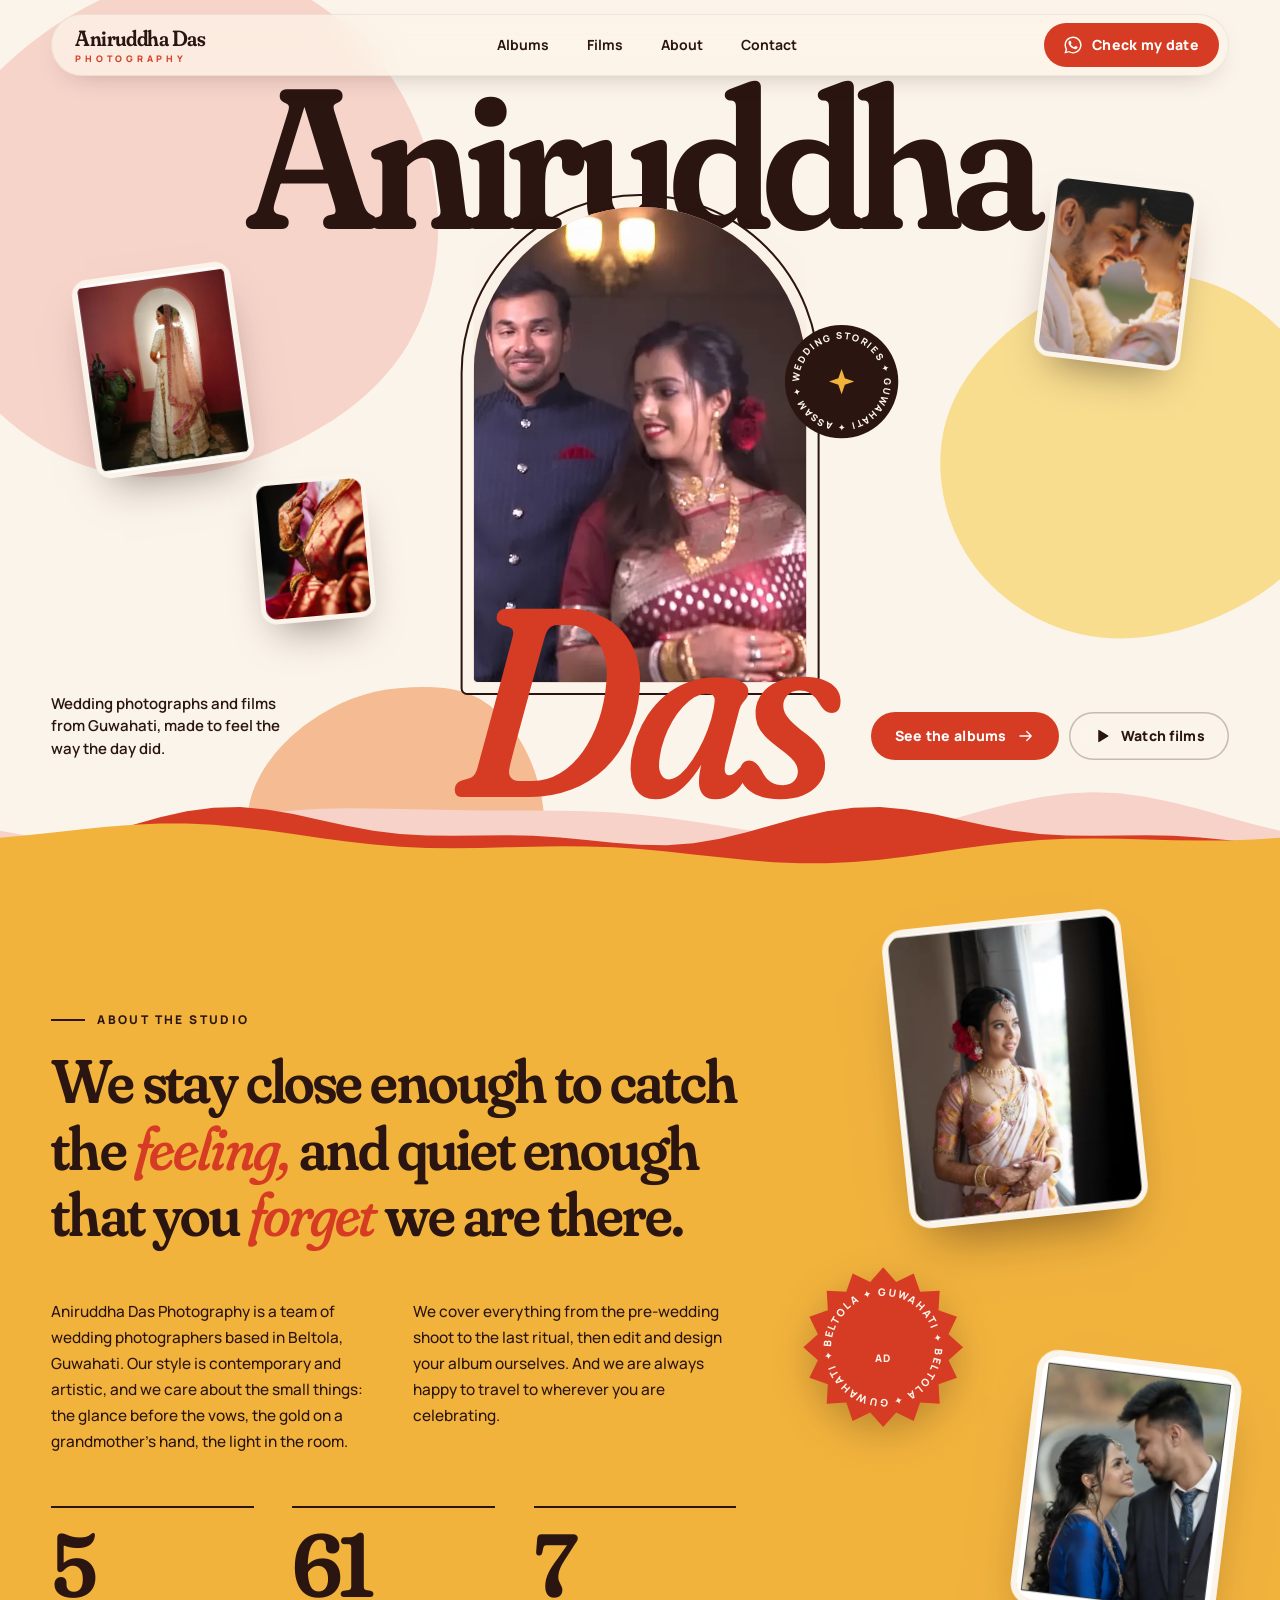
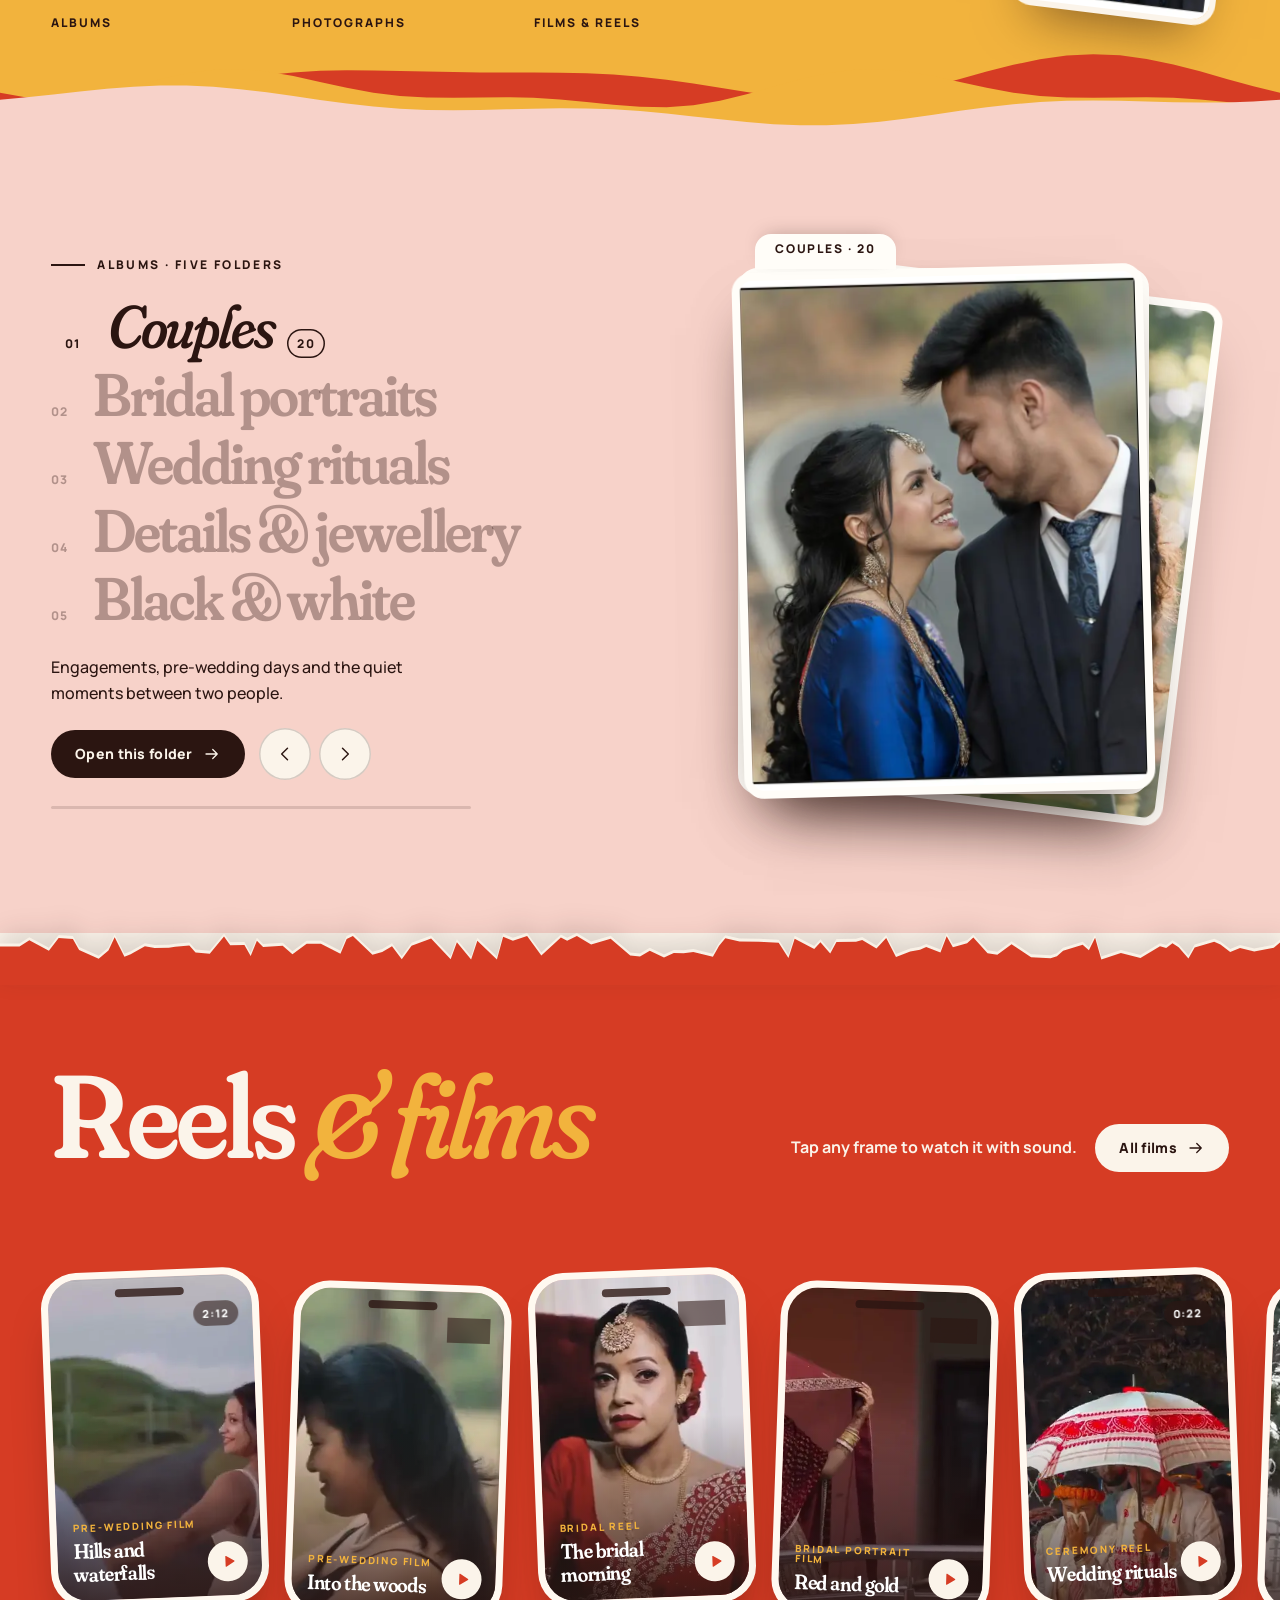
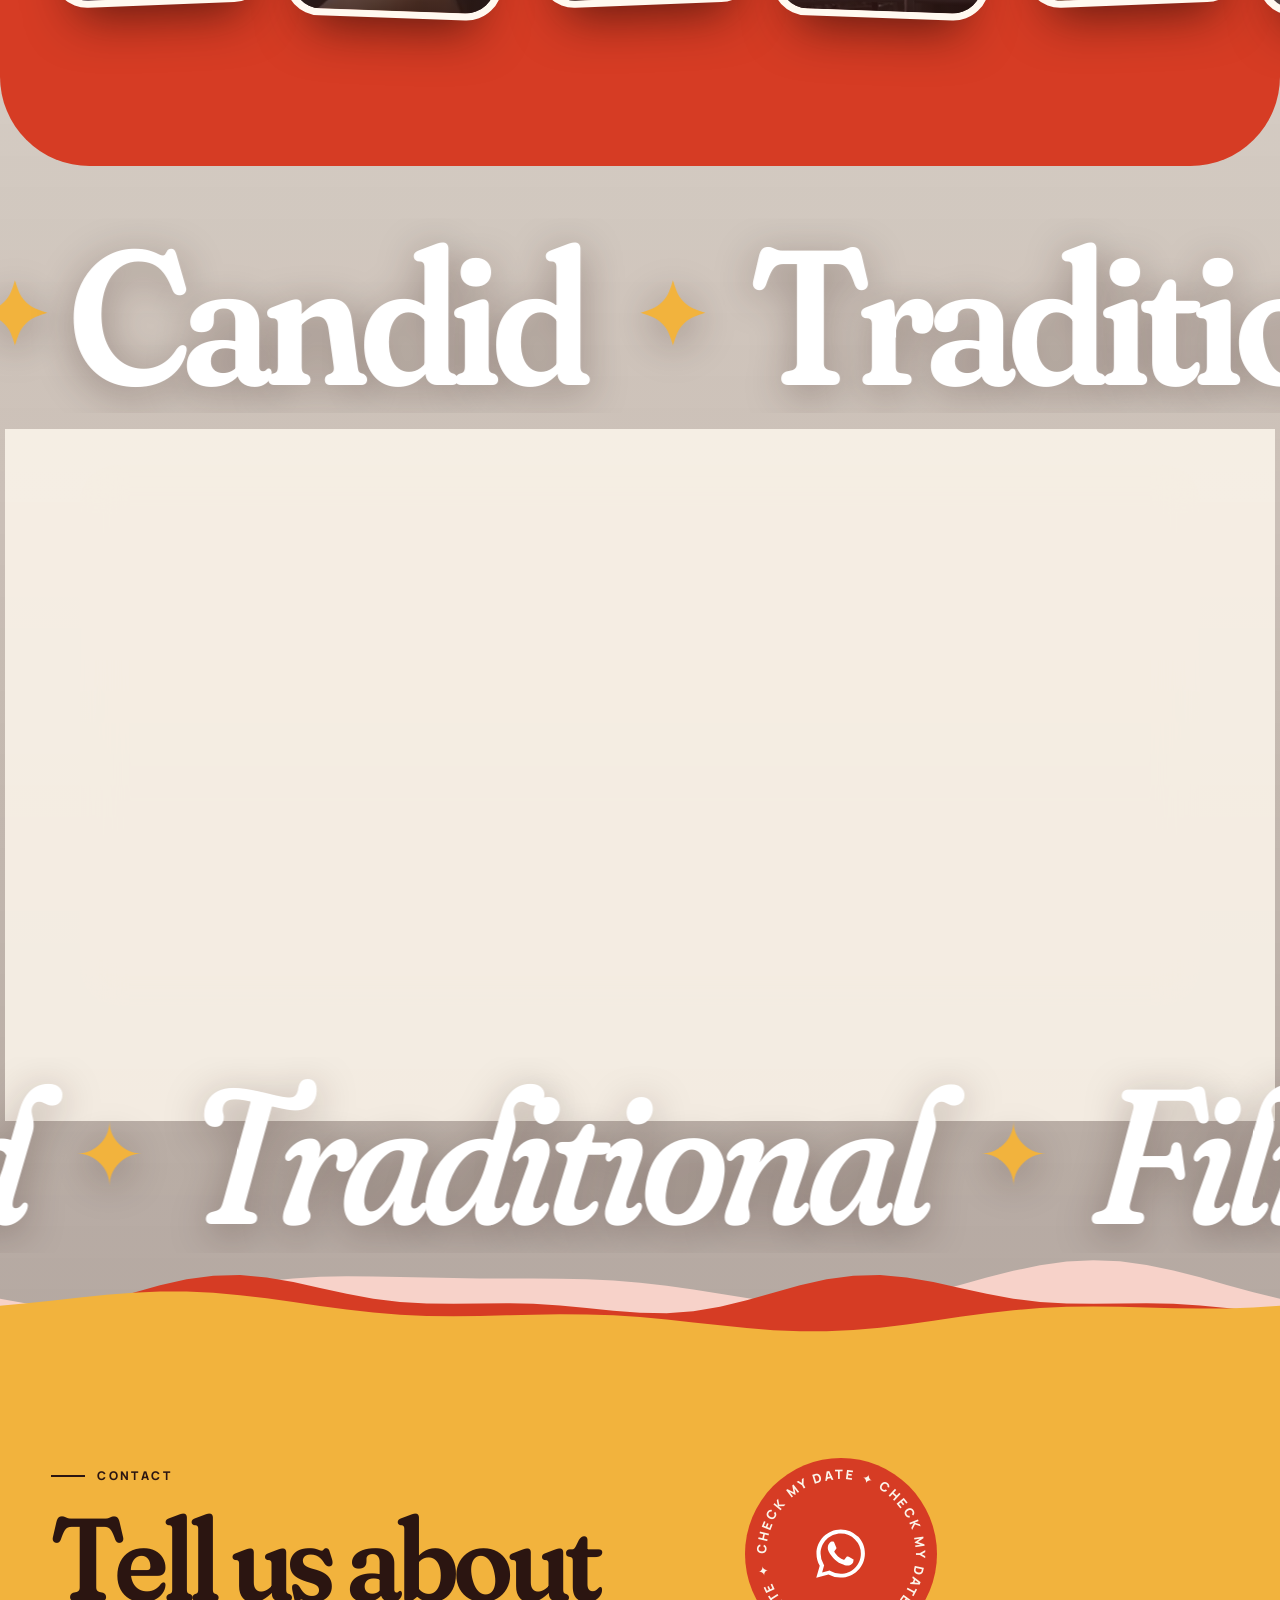
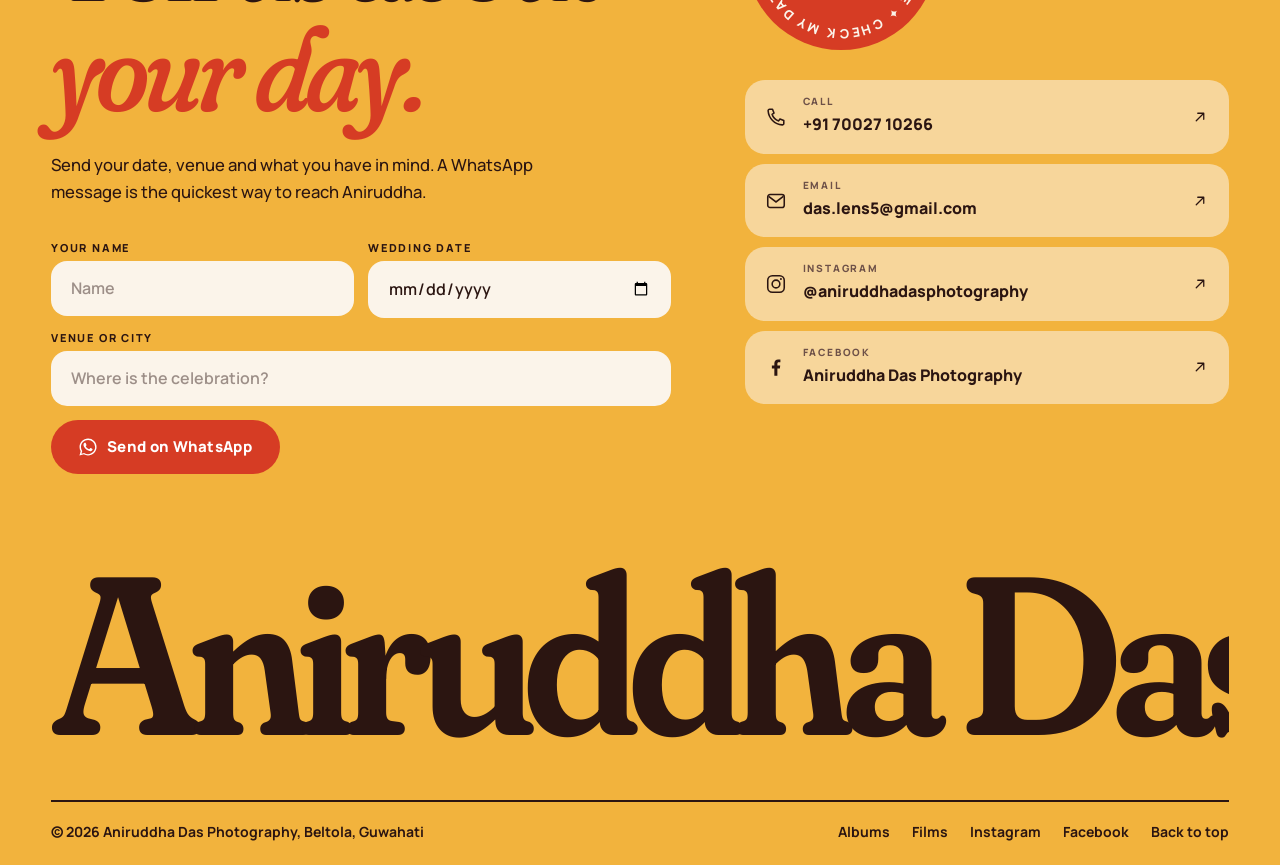
<file: index.html>
<!DOCTYPE html>
<html lang="en">
<head>
<meta charset="utf-8">
<meta name="viewport" content="width=device-width, initial-scale=1, viewport-fit=cover">
<title>Aniruddha Das Photography | Wedding Photographer in Guwahati, Assam</title>
<meta name="description" content="Aniruddha Das Photography is a wedding photography and films team based in Beltola, Guwahati. Candid and traditional coverage, pre-wedding shoots, wedding films and albums.">
<meta name="theme-color" content="#FBF4EA">
<meta property="og:type" content="website">
<meta property="og:title" content="Aniruddha Das Photography | Wedding Photographer in Guwahati, Assam">
<meta property="og:description" content="Aniruddha Das Photography is a wedding photography and films team based in Beltola, Guwahati. Candid and traditional coverage, pre-wedding shoots, wedding films and albums.">
<meta property="og:image" content="assets/brand/og-image.jpg">
<meta name="twitter:card" content="summary_large_image">
<link rel="icon" href="assets/brand/favicon.svg" type="image/svg+xml">
<link rel="icon" href="assets/brand/favicon-32.png" sizes="32x32" type="image/png">
<link rel="apple-touch-icon" href="assets/brand/apple-touch-icon.png">
<link rel="preload" href="assets/fonts/fraunces.woff" as="font" type="font/woff" crossorigin>
<link rel="preload" href="assets/fonts/manrope.woff" as="font" type="font/woff" crossorigin>
<script>try{var s=sessionStorage,h=document.documentElement;if(s.getItem("ad-leave")){h.classList.add("cur-cover");s.removeItem("ad-leave")}else if(document.body===null&&/(^|\/)(index\.html)?$/.test(location.pathname)&&!s.getItem("ad-intro")){h.classList.add("cur-cover","cur-intro")}}catch(e){}</script>
<link rel="stylesheet" href="css/style.css?v=2">
<noscript><style>.curtain,.cursor,.loader{display:none!important}.rv,[data-words] .wd>span,[data-chars] .ch{opacity:1!important;transform:none!important}.hero__arch,.hero__arch .arch__in{clip-path:none!important}</style></noscript>
</head>
<body class="page-home">
<svg width="0" height="0" style="position:absolute" aria-hidden="true">
<svg width="0" height="0" style="position:absolute" aria-hidden="true">
  <symbol id="i-wa" viewBox="0 0 24 24"><path fill="currentColor" d="M17.47 14.38c-.3-.15-1.76-.87-2.03-.97-.27-.1-.47-.15-.67.15-.2.3-.77.97-.94 1.17-.17.2-.35.22-.64.07-.3-.15-1.26-.46-2.4-1.48-.89-.79-1.49-1.77-1.66-2.07-.17-.3-.02-.46.13-.61.13-.13.3-.35.45-.52.15-.17.2-.3.3-.5.1-.2.05-.37-.03-.52-.07-.15-.67-1.62-.92-2.22-.24-.58-.49-.5-.67-.51h-.57c-.2 0-.52.07-.79.37-.27.3-1.04 1.02-1.04 2.48 0 1.46 1.07 2.88 1.21 3.07.15.2 2.1 3.2 5.08 4.49.71.31 1.26.49 1.69.63.71.23 1.36.2 1.87.12.57-.08 1.76-.72 2.01-1.41.25-.7.25-1.29.17-1.41-.07-.13-.27-.2-.57-.35zM12.05 21.5h-.01a9.4 9.4 0 0 1-4.8-1.32l-.34-.2-3.56.93.95-3.47-.22-.36a9.42 9.42 0 0 1-1.44-5.02c0-5.2 4.23-9.43 9.44-9.43a9.37 9.37 0 0 1 6.67 2.77 9.37 9.37 0 0 1 2.76 6.67c0 5.2-4.24 9.43-9.45 9.43zm8.03-17.47A11.28 11.28 0 0 0 12.05.7C5.8.7.7 5.79.7 12.05c0 2 .52 3.95 1.52 5.67L.6 23.3l5.72-1.5a11.33 11.33 0 0 0 5.72 1.46h.01c6.25 0 11.34-5.09 11.35-11.35 0-3.03-1.18-5.88-3.32-8.02z"/></symbol>
  <symbol id="i-ig" viewBox="0 0 24 24"><g fill="none" stroke="currentColor" stroke-width="1.7"><rect x="3" y="3" width="18" height="18" rx="5"/><circle cx="12" cy="12" r="4.2"/></g><circle cx="17.4" cy="6.6" r="1.1" fill="currentColor"/></symbol>
  <symbol id="i-fb" viewBox="0 0 24 24"><path fill="currentColor" d="M13.5 21.5v-8h2.7l.4-3.2h-3.1V8.3c0-.9.3-1.6 1.6-1.6h1.7V3.9c-.3 0-1.3-.1-2.5-.1-2.4 0-4.1 1.5-4.1 4.2v2.3H7.5v3.2h2.7v8h3.3z"/></symbol>
  <symbol id="i-phone" viewBox="0 0 24 24"><path fill="none" stroke="currentColor" stroke-width="1.7" stroke-linejoin="round" d="M5 3.5h3.2l1.6 4.2-2.1 1.4a11 11 0 0 0 7.2 7.2l1.4-2.1 4.2 1.6V19a1.6 1.6 0 0 1-1.7 1.6A16.6 16.6 0 0 1 3.4 5.2 1.6 1.6 0 0 1 5 3.5z"/></symbol>
  <symbol id="i-mail" viewBox="0 0 24 24"><g fill="none" stroke="currentColor" stroke-width="1.7"><rect x="3" y="5" width="18" height="14" rx="2.5"/><path d="m4 7 8 6 8-6"/></g></symbol>
  <symbol id="i-arrow" viewBox="0 0 24 24"><path fill="none" stroke="currentColor" stroke-width="1.7" stroke-linecap="round" stroke-linejoin="round" d="M4 12h15m-6-6 6 6-6 6"/></symbol>
  <symbol id="i-diag" viewBox="0 0 24 24"><path fill="none" stroke="currentColor" stroke-width="1.7" stroke-linecap="round" stroke-linejoin="round" d="M7 17 17 7M9 7h8v8"/></symbol>
  <symbol id="i-play" viewBox="0 0 24 24"><path fill="currentColor" d="M7 4.6v14.8a.8.8 0 0 0 1.2.7l12-7.4a.8.8 0 0 0 0-1.4l-12-7.4A.8.8 0 0 0 7 4.6z"/></symbol>
  <symbol id="i-close" viewBox="0 0 24 24"><path fill="none" stroke="currentColor" stroke-width="1.7" stroke-linecap="round" d="m5 5 14 14M19 5 5 19"/></symbol>
  <symbol id="i-left" viewBox="0 0 24 24"><path fill="none" stroke="currentColor" stroke-width="1.7" stroke-linecap="round" stroke-linejoin="round" d="M15 5 8 12l7 7"/></symbol>
  <symbol id="i-right" viewBox="0 0 24 24"><path fill="none" stroke="currentColor" stroke-width="1.7" stroke-linecap="round" stroke-linejoin="round" d="m9 5 7 7-7 7"/></symbol>
  <symbol id="i-pin" viewBox="0 0 24 24"><g fill="none" stroke="currentColor" stroke-width="1.7"><path d="M12 21s-7-6.2-7-11.5a7 7 0 0 1 14 0C19 14.8 12 21 12 21z"/><circle cx="12" cy="9.5" r="2.5"/></g></symbol>
  <symbol id="i-cam" viewBox="0 0 24 24"><g fill="none" stroke="currentColor" stroke-width="1.7" stroke-linejoin="round"><path d="M3 8.5A1.5 1.5 0 0 1 4.5 7h3l1.5-2.5h6L16.5 7h3A1.5 1.5 0 0 1 21 8.5v9a1.5 1.5 0 0 1-1.5 1.5h-15A1.5 1.5 0 0 1 3 17.5z"/><circle cx="12" cy="13" r="3.6"/></g></symbol>
  <symbol id="i-film" viewBox="0 0 24 24"><g fill="none" stroke="currentColor" stroke-width="1.7" stroke-linejoin="round"><rect x="3" y="6" width="13" height="12" rx="2"/><path d="m16 10.5 5-3v9l-5-3z"/></g></symbol>
  <symbol id="i-plane" viewBox="0 0 24 24"><path fill="none" stroke="currentColor" stroke-width="1.7" stroke-linejoin="round" d="m21 4-8.5 17-2.2-7.3L3 11.5z"/></symbol>
</svg>
</svg>
<a class="sr-only" href="#main">Skip to content</a>
<div class="progress" aria-hidden="true"><i></i></div>
<header class="hdr" id="top">
  <a class="brand" href="index.html" aria-label="Aniruddha Das Photography, home"><span class="brand__n">Aniruddha Das</span><span class="brand__s">photography</span></a>
  <nav class="hdr__nav" aria-label="Main">
    <a href="index.html#albums">Albums</a>
    <a href="films.html">Films</a>
    <a href="index.html#about">About</a>
    <a href="index.html#contact">Contact</a>
  </nav>
  <a class="pill pill--coral hdr__cta" href="https://wa.me/917002710266?text=Hi%20Aniruddha%2C%20I%27d%20like%20to%20ask%20about%20wedding%20photography%20for%20my%20date." target="_blank" rel="noopener"><svg aria-hidden="true"><use href="#i-wa"/></svg><span>Check my date</span></a>
  <button class="burger" type="button" aria-label="Open menu" aria-expanded="false" aria-controls="menu"><i></i><i></i></button>
</header>
<div class="menu" id="menu" aria-hidden="true">
  <nav aria-label="Mobile">
    <a href="index.html"><small>01</small>Home</a>
    <a href="index.html#albums"><small>02</small>Albums</a>
    <a href="films.html"><small>03</small>Films</a>
    <a href="index.html#about"><small>04</small>About</a>
    <a href="index.html#contact"><small>05</small>Contact</a>
  </nav>
  <div class="menu__foot">
    <a class="pill pill--paper" href="https://wa.me/917002710266?text=Hi%20Aniruddha%2C%20I%27d%20like%20to%20ask%20about%20wedding%20photography%20for%20my%20date." target="_blank" rel="noopener"><svg aria-hidden="true"><use href="#i-wa"/></svg><span>Check my date</span></a>
    <div class="menu__soc">
      <a class="round" href="https://www.instagram.com/aniruddhadasphotography/" target="_blank" rel="noopener" aria-label="Instagram"><svg aria-hidden="true"><use href="#i-ig"/></svg></a>
      <a class="round" href="https://www.facebook.com/Aniruddhadasphotographyy/" target="_blank" rel="noopener" aria-label="Facebook"><svg aria-hidden="true"><use href="#i-fb"/></svg></a>
      <a class="round" href="tel:+917002710266" aria-label="Call"><svg aria-hidden="true"><use href="#i-phone"/></svg></a>
      <a class="round" href="mailto:das.lens5@gmail.com" aria-label="Email"><svg aria-hidden="true"><use href="#i-mail"/></svg></a>
    </div>
    <p>Beltola, Guwahati, Assam</p>
  </div>
</div>
<main id="main">

  <!-- HERO -->
  <section class="hero" id="hero" aria-label="Introduction">
    <div class="hero__blobs" aria-hidden="true">
      <svg class="blob b1" viewBox="0 0 200 200"><path fill="var(--blush)" d="M45.7,-58.3C58.4,-47.6,67.2,-32.5,70.6,-16.2C74,0.1,72,17.6,63.7,31.4C55.4,45.2,40.8,55.3,25,61.6C9.2,67.9,-7.8,70.4,-23.4,66C-39,61.6,-53.2,50.3,-61.9,35.7C-70.6,21.1,-73.8,3.2,-69.9,-12.6C-66,-28.4,-55,-42.2,-41.6,-52.7C-28.2,-63.2,-12.4,-70.4,2.6,-73.5C17.6,-76.6,33,-69,45.7,-58.3Z" transform="translate(100 100)"/></svg>
      <svg class="blob b2" viewBox="0 0 200 200"><path fill="var(--butter)" d="M39.4,-50.6C51.3,-41.5,61.3,-29.4,65.4,-15.3C69.5,-1.2,67.7,14.9,60.2,27.5C52.7,40.1,39.5,49.2,25.2,55.1C10.9,61,-4.5,63.7,-19.4,60.5C-34.3,57.3,-48.7,48.2,-57.6,35C-66.5,21.8,-69.9,4.5,-66.1,-10.4C-62.3,-25.3,-51.3,-37.8,-38.7,-46.9C-26.1,-56,-13,-61.7,0.3,-62.1C13.6,-62.5,27.5,-59.7,39.4,-50.6Z" transform="translate(100 100)"/></svg>
      <svg class="blob b3" viewBox="0 0 200 200"><path fill="var(--apricot)" d="M42.8,-55.6C54.6,-46.3,62.6,-31.8,66.1,-16.1C69.6,-0.4,68.6,16.5,61.3,29.8C54,43.1,40.4,52.8,25.7,58.3C11,63.8,-4.7,65.1,-19.7,61.1C-34.7,57.1,-49,47.8,-58.1,34.6C-67.2,21.4,-71.1,4.3,-67.6,-10.7C-64.1,-25.7,-53.2,-38.6,-40.5,-47.8C-27.8,-57,-13.9,-62.5,0.9,-63.6C15.7,-64.7,31,-64.9,42.8,-55.6Z" transform="translate(100 100)"/></svg>
    </div>

    <div class="hero__stage">
      <h1 class="hero__back" aria-label="Aniruddha Das"><span data-chars>Aniruddha</span></h1>

      <figure class="hero__arch" data-cursor="Play" data-film="hero">
        <div class="arch__in">
          <img class="arch__poster" src="assets/video/posters/hero-mobile.webp" alt="A couple in festive wear, laughing together" width="540" height="873" fetchpriority="high">
          <video id="heroVideo" muted playsinline loop preload="none" data-src="assets/video/hero-mobile.mp4" aria-hidden="true"></video>
        </div>
      </figure>

      <span class="hero__front" aria-hidden="true"><span data-chars>Das</span></span>

      <figure class="float f1" data-fl="-.22"><img src="assets/img/bridal/04-sm.webp" alt="" width="560" height="700"></figure>
      <figure class="float f2" data-fl="-.34"><img src="assets/img/couples/14-sm.webp" alt="" width="560" height="700"></figure>
      <figure class="float f3" data-fl="-.12"><img src="assets/img/details/06-sm.webp" alt="" width="560" height="700"></figure>

      <svg class="badge" viewBox="0 0 128 128" aria-hidden="true">
        <defs><path id="bc" d="M64 64 m-47 0 a47 47 0 1 1 94 0 a47 47 0 1 1 -94 0"/></defs>
        <circle cx="64" cy="64" r="63" fill="var(--ink)"/>
        <g class="badge__spin"><text><textPath href="#bc" textLength="290" lengthAdjust="spacing">WEDDING STORIES ✦ GUWAHATI ✦ ASSAM ✦ </textPath></text></g>
        <path d="M64 50l3.6 10.4L78 64l-10.4 3.6L64 78l-3.6-10.4L50 64l10.4-3.6z" fill="var(--gold)"/>
      </svg>

      <div class="hero__tag">
        <p>Wedding photographs and films from Guwahati, made to feel the way the day did.</p>
      </div>
      <div class="hero__cta">
        <a class="pill pill--coral" href="#albums" data-cursor="Go"><span>See the albums</span><svg aria-hidden="true"><use href="#i-arrow"/></svg></a>
        <a class="pill pill--ghost" href="films.html" data-cursor="Play"><svg aria-hidden="true"><use href="#i-play"/></svg><span>Watch films</span></a>
      </div>
      <span class="hero__scroll" aria-hidden="true"><i></i>Scroll</span>
    </div>
  </section>

  <!-- ABOUT / STATEMENT -->
  <section class="band" id="about">
    <div class="waves" aria-hidden="true"><svg class="wv wv1" viewBox="0 0 2880 200" preserveAspectRatio="none" style="fill:var(--blush)"><path d="M0 200 L0 90.2 L30 97.8 L60 102.4 L90 103.6 L120 101.7 L150 97.1 L180 90.5 L210 82.9 L240 75.2 L270 68.2 L300 62.5 L330 58.4 L360 56.0 L390 55.1 L420 55.3 L450 56.1 L480 57.1 L510 58.0 L540 58.5 L570 58.6 L600 58.7 L630 59.0 L660 59.9 L690 61.9 L720 65.2 L750 69.9 L780 75.8 L810 82.4 L840 89.0 L870 94.9 L900 99.2 L930 101.1 L960 100.1 L990 96.1 L1020 89.1 L1050 79.6 L1080 68.7 L1110 57.2 L1140 46.6 L1170 37.9 L1200 32.2 L1230 30.1 L1260 31.8 L1290 37.4 L1320 46.0 L1350 56.8 L1380 68.6 L1410 80.1 L1440 90.2 L1470 97.8 L1500 102.4 L1530 103.6 L1560 101.7 L1590 97.1 L1620 90.5 L1650 82.9 L1680 75.2 L1710 68.2 L1740 62.5 L1770 58.4 L1800 56.0 L1830 55.1 L1860 55.3 L1890 56.1 L1920 57.1 L1950 58.0 L1980 58.5 L2010 58.6 L2040 58.7 L2070 59.0 L2100 59.9 L2130 61.9 L2160 65.2 L2190 69.9 L2220 75.8 L2250 82.4 L2280 89.0 L2310 94.9 L2340 99.2 L2370 101.1 L2400 100.1 L2430 96.1 L2460 89.1 L2490 79.6 L2520 68.7 L2550 57.2 L2580 46.6 L2610 37.9 L2640 32.2 L2670 30.1 L2700 31.8 L2730 37.4 L2760 46.0 L2790 56.8 L2820 68.6 L2850 80.1 L2880 90.2 L2880 200Z"/></svg><svg class="wv wv2" viewBox="0 0 2880 200" preserveAspectRatio="none" style="fill:var(--coral)"><path d="M0 200 L0 112.1 L30 112.7 L60 109.7 L90 102.8 L120 92.7 L150 80.9 L180 69.2 L210 59.8 L240 54.2 L270 53.2 L300 56.9 L330 64.1 L360 73.3 L390 82.5 L420 90.2 L450 95.3 L480 97.8 L510 98.1 L540 97.5 L570 97.1 L600 98.0 L630 100.7 L660 104.6 L690 108.9 L720 112.1 L750 112.7 L780 109.7 L810 102.8 L840 92.7 L870 80.9 L900 69.2 L930 59.8 L960 54.2 L990 53.2 L1020 56.9 L1050 64.1 L1080 73.3 L1110 82.5 L1140 90.2 L1170 95.3 L1200 97.8 L1230 98.1 L1260 97.5 L1290 97.1 L1320 98.0 L1350 100.7 L1380 104.6 L1410 108.9 L1440 112.1 L1470 112.7 L1500 109.7 L1530 102.8 L1560 92.7 L1590 80.9 L1620 69.2 L1650 59.8 L1680 54.2 L1710 53.2 L1740 56.9 L1770 64.1 L1800 73.3 L1830 82.5 L1860 90.2 L1890 95.3 L1920 97.8 L1950 98.1 L1980 97.5 L2010 97.1 L2040 98.0 L2070 100.7 L2100 104.6 L2130 108.9 L2160 112.1 L2190 112.7 L2220 109.7 L2250 102.8 L2280 92.7 L2310 80.9 L2340 69.2 L2370 59.8 L2400 54.2 L2430 53.2 L2460 56.9 L2490 64.1 L2520 73.3 L2550 82.5 L2580 90.2 L2610 95.3 L2640 97.8 L2670 98.1 L2700 97.5 L2730 97.1 L2760 98.0 L2790 100.7 L2820 104.6 L2850 108.9 L2880 112.1 L2880 200Z"/></svg><svg class="wv wv3" viewBox="0 0 2880 200" preserveAspectRatio="none" style="fill:var(--gold)"><path d="M0 200 L0 101.1 L30 97.3 L60 92.8 L90 88.2 L120 83.9 L150 80.7 L180 79.0 L210 79.0 L240 81.0 L270 84.6 L300 89.6 L330 95.5 L360 101.5 L390 107.1 L420 111.8 L450 115.2 L480 117.1 L510 117.7 L540 117.3 L570 116.2 L600 115.1 L630 114.5 L660 114.7 L690 116.2 L720 118.9 L750 122.7 L780 127.2 L810 131.8 L840 136.1 L870 139.3 L900 141.0 L930 141.0 L960 139.0 L990 135.4 L1020 130.4 L1050 124.5 L1080 118.5 L1110 112.9 L1140 108.2 L1170 104.8 L1200 102.9 L1230 102.3 L1260 102.7 L1290 103.8 L1320 104.9 L1350 105.5 L1380 105.3 L1410 103.8 L1440 101.1 L1470 97.3 L1500 92.8 L1530 88.2 L1560 83.9 L1590 80.7 L1620 79.0 L1650 79.0 L1680 81.0 L1710 84.6 L1740 89.6 L1770 95.5 L1800 101.5 L1830 107.1 L1860 111.8 L1890 115.2 L1920 117.1 L1950 117.7 L1980 117.3 L2010 116.2 L2040 115.1 L2070 114.5 L2100 114.7 L2130 116.2 L2160 118.9 L2190 122.7 L2220 127.2 L2250 131.8 L2280 136.1 L2310 139.3 L2340 141.0 L2370 141.0 L2400 139.0 L2430 135.4 L2460 130.4 L2490 124.5 L2520 118.5 L2550 112.9 L2580 108.2 L2610 104.8 L2640 102.9 L2670 102.3 L2700 102.7 L2730 103.8 L2760 104.9 L2790 105.5 L2820 105.3 L2850 103.8 L2880 101.1 L2880 200Z"/></svg></div>
    <div class="wrap band__grid">
      <div class="band__main">
        <p class="eyebrow">About the studio</p>
        <h2 class="statement" id="statement" aria-label="We stay close enough to catch the feeling, and quiet enough that you forget we are there.">We stay close enough to catch the feeling, and quiet enough that you forget we are there.</h2>
        <div class="band__cols rv">
          <p>Aniruddha Das Photography is a team of wedding photographers based in Beltola, Guwahati. Our style is contemporary and artistic, and we care about the small things: the glance before the vows, the gold on a grandmother&rsquo;s hand, the light in the room.</p>
          <p>We cover everything from the pre-wedding shoot to the last ritual, then edit and design your album ourselves. And we are always happy to travel to wherever you are celebrating.</p>
        </div>
        <ul class="stats rv" aria-label="The studio in numbers">
          <li><b data-count="5">5</b><span>albums</span></li>
          <li><b data-count="62">62</b><span>photographs</span></li>
          <li><b data-count="7">7</b><span>films &amp; reels</span></li>
        </ul>
      </div>
      <div class="band__art" aria-hidden="true">
        <figure class="tilt t1" data-speed=".10"><img src="assets/img/bridal/12-sm.webp" alt="" loading="lazy" width="560" height="700"></figure>
        <figure class="tilt t2" data-speed="-.06"><img src="assets/img/couples/06-sm.webp" alt="" loading="lazy" width="560" height="700"></figure>
        <svg class="sticker" viewBox="0 0 200 200">
          <defs><path id="sc" d="M100 100 m-62 0 a62 62 0 1 1 124 0 a62 62 0 1 1 -124 0"/></defs>
          <polygon points="100.0,4.0 115.6,21.5 136.7,11.3 144.4,33.5 167.9,32.1 166.5,55.6 188.7,63.3 178.5,84.4 196.0,100.0 178.5,115.6 188.7,136.7 166.5,144.4 167.9,167.9 144.4,166.5 136.7,188.7 115.6,178.5 100.0,196.0 84.4,178.5 63.3,188.7 55.6,166.5 32.1,167.9 33.5,144.4 11.3,136.7 21.5,115.6 4.0,100.0 21.5,84.4 11.3,63.3 33.5,55.6 32.1,32.1 55.6,33.5 63.3,11.3 84.4,21.5" fill="var(--coral)"/>
          <g class="sticker__spin"><text><textPath href="#sc" textLength="386" lengthAdjust="spacing">BELTOLA ✦ GUWAHATI ✦ BELTOLA ✦ GUWAHATI ✦ </textPath></text></g>
          <text x="100" y="118" text-anchor="middle" class="sticker__ad">AD</text>
        </svg>
      </div>
    </div>
  </section>

  <!-- ALBUMS -->
  <section class="albums" id="albums" aria-label="Albums">
    <div class="waves" aria-hidden="true"><svg class="wv wv1" viewBox="0 0 2880 200" preserveAspectRatio="none" style="fill:var(--coral)"><path d="M0 200 L0 90.2 L30 97.8 L60 102.4 L90 103.6 L120 101.7 L150 97.1 L180 90.5 L210 82.9 L240 75.2 L270 68.2 L300 62.5 L330 58.4 L360 56.0 L390 55.1 L420 55.3 L450 56.1 L480 57.1 L510 58.0 L540 58.5 L570 58.6 L600 58.7 L630 59.0 L660 59.9 L690 61.9 L720 65.2 L750 69.9 L780 75.8 L810 82.4 L840 89.0 L870 94.9 L900 99.2 L930 101.1 L960 100.1 L990 96.1 L1020 89.1 L1050 79.6 L1080 68.7 L1110 57.2 L1140 46.6 L1170 37.9 L1200 32.2 L1230 30.1 L1260 31.8 L1290 37.4 L1320 46.0 L1350 56.8 L1380 68.6 L1410 80.1 L1440 90.2 L1470 97.8 L1500 102.4 L1530 103.6 L1560 101.7 L1590 97.1 L1620 90.5 L1650 82.9 L1680 75.2 L1710 68.2 L1740 62.5 L1770 58.4 L1800 56.0 L1830 55.1 L1860 55.3 L1890 56.1 L1920 57.1 L1950 58.0 L1980 58.5 L2010 58.6 L2040 58.7 L2070 59.0 L2100 59.9 L2130 61.9 L2160 65.2 L2190 69.9 L2220 75.8 L2250 82.4 L2280 89.0 L2310 94.9 L2340 99.2 L2370 101.1 L2400 100.1 L2430 96.1 L2460 89.1 L2490 79.6 L2520 68.7 L2550 57.2 L2580 46.6 L2610 37.9 L2640 32.2 L2670 30.1 L2700 31.8 L2730 37.4 L2760 46.0 L2790 56.8 L2820 68.6 L2850 80.1 L2880 90.2 L2880 200Z"/></svg><svg class="wv wv2" viewBox="0 0 2880 200" preserveAspectRatio="none" style="fill:var(--gold)"><path d="M0 200 L0 112.1 L30 112.7 L60 109.7 L90 102.8 L120 92.7 L150 80.9 L180 69.2 L210 59.8 L240 54.2 L270 53.2 L300 56.9 L330 64.1 L360 73.3 L390 82.5 L420 90.2 L450 95.3 L480 97.8 L510 98.1 L540 97.5 L570 97.1 L600 98.0 L630 100.7 L660 104.6 L690 108.9 L720 112.1 L750 112.7 L780 109.7 L810 102.8 L840 92.7 L870 80.9 L900 69.2 L930 59.8 L960 54.2 L990 53.2 L1020 56.9 L1050 64.1 L1080 73.3 L1110 82.5 L1140 90.2 L1170 95.3 L1200 97.8 L1230 98.1 L1260 97.5 L1290 97.1 L1320 98.0 L1350 100.7 L1380 104.6 L1410 108.9 L1440 112.1 L1470 112.7 L1500 109.7 L1530 102.8 L1560 92.7 L1590 80.9 L1620 69.2 L1650 59.8 L1680 54.2 L1710 53.2 L1740 56.9 L1770 64.1 L1800 73.3 L1830 82.5 L1860 90.2 L1890 95.3 L1920 97.8 L1950 98.1 L1980 97.5 L2010 97.1 L2040 98.0 L2070 100.7 L2100 104.6 L2130 108.9 L2160 112.1 L2190 112.7 L2220 109.7 L2250 102.8 L2280 92.7 L2310 80.9 L2340 69.2 L2370 59.8 L2400 54.2 L2430 53.2 L2460 56.9 L2490 64.1 L2520 73.3 L2550 82.5 L2580 90.2 L2610 95.3 L2640 97.8 L2670 98.1 L2700 97.5 L2730 97.1 L2760 98.0 L2790 100.7 L2820 104.6 L2850 108.9 L2880 112.1 L2880 200Z"/></svg><svg class="wv wv3" viewBox="0 0 2880 200" preserveAspectRatio="none" style="fill:var(--alb)"><path d="M0 200 L0 101.1 L30 97.3 L60 92.8 L90 88.2 L120 83.9 L150 80.7 L180 79.0 L210 79.0 L240 81.0 L270 84.6 L300 89.6 L330 95.5 L360 101.5 L390 107.1 L420 111.8 L450 115.2 L480 117.1 L510 117.7 L540 117.3 L570 116.2 L600 115.1 L630 114.5 L660 114.7 L690 116.2 L720 118.9 L750 122.7 L780 127.2 L810 131.8 L840 136.1 L870 139.3 L900 141.0 L930 141.0 L960 139.0 L990 135.4 L1020 130.4 L1050 124.5 L1080 118.5 L1110 112.9 L1140 108.2 L1170 104.8 L1200 102.9 L1230 102.3 L1260 102.7 L1290 103.8 L1320 104.9 L1350 105.5 L1380 105.3 L1410 103.8 L1440 101.1 L1470 97.3 L1500 92.8 L1530 88.2 L1560 83.9 L1590 80.7 L1620 79.0 L1650 79.0 L1680 81.0 L1710 84.6 L1740 89.6 L1770 95.5 L1800 101.5 L1830 107.1 L1860 111.8 L1890 115.2 L1920 117.1 L1950 117.7 L1980 117.3 L2010 116.2 L2040 115.1 L2070 114.5 L2100 114.7 L2130 116.2 L2160 118.9 L2190 122.7 L2220 127.2 L2250 131.8 L2280 136.1 L2310 139.3 L2340 141.0 L2370 141.0 L2400 139.0 L2430 135.4 L2460 130.4 L2490 124.5 L2520 118.5 L2550 112.9 L2580 108.2 L2610 104.8 L2640 102.9 L2670 102.3 L2700 102.7 L2730 103.8 L2760 104.9 L2790 105.5 L2820 105.3 L2850 103.8 L2880 101.1 L2880 200Z"/></svg></div>
    <div class="wrap albums__grid">
      <div class="albums__side">
        <p class="eyebrow">Albums &middot; five folders</p>
        <ol class="albums__list" id="albList" role="tablist" aria-label="Choose an album"></ol>
        <p class="albums__blurb" id="albBlurb" aria-live="polite"></p>
        <div class="albums__actions">
          <a class="pill" id="albOpen" href="gallery.html?album=couples" data-cursor="Open"><span>Open this folder</span><svg aria-hidden="true"><use href="#i-arrow"/></svg></a>
          <div class="albums__nav">
            <button type="button" class="round" data-dir="-1" aria-label="Previous album"><svg aria-hidden="true"><use href="#i-left"/></svg></button>
            <button type="button" class="round" data-dir="1" aria-label="Next album"><svg aria-hidden="true"><use href="#i-right"/></svg></button>
          </div>
        </div>
        <div class="albums__prog" aria-hidden="true"><i id="albProg"></i></div>
      </div>
      <div class="albums__stage" id="albDeck" data-cursor="Open"></div>
    </div>
  </section>

  <!-- REELS -->
  <section class="reels" id="films" aria-label="Films and reels">
    <svg class="torn" viewBox="0 0 1440 60" preserveAspectRatio="none" aria-hidden="true"><path d="M0 60 L0 14.7 L22 14.7 L33 7.2 L55 19.6 L66 4.6 L82 6.0 L89 18.7 L111 29.0 L122 19.4 L129 3.7 L140 26.6 L147 23.8 L163 14.3 L174 16.5 L190 16.0 L197 14.8 L213 13.4 L220 21.8 L236 23.2 L252 2.8 L259 13.2 L275 12.8 L282 25.7 L289 8.0 L296 15.2 L318 13.8 L329 23.8 L345 11.4 L361 11.3 L383 23.2 L390 5.8 L397 2.3 L419 24.3 L430 21.1 L441 14.5 L452 29.6 L463 13.7 L485 5.3 L507 29.7 L514 9.6 L530 29.9 L537 7.9 L559 29.9 L566 3.2 L577 8.0 L593 2.3 L609 25.2 L631 4.1 L638 7.8 L649 2.4 L665 12.4 L687 5.6 L709 25.3 L720 26.3 L731 19.6 L747 27.4 L758 22.3 L769 22.7 L780 21.2 L802 26.7 L809 13.8 L816 5.1 L832 8.7 L854 9.2 L876 10.2 L887 28.0 L894 5.5 L916 17.7 L923 9.8 L934 23.0 L941 9.5 L963 9.0 L970 6.9 L986 16.9 L997 4.6 L1008 26.9 L1024 20.4 L1035 18.5 L1042 15.3 L1058 21.6 L1065 2.6 L1072 15.5 L1088 10.9 L1095 4.1 L1111 22.6 L1122 24.2 L1138 11.9 L1160 27.2 L1182 28.4 L1189 26.2 L1196 19.5 L1218 12.6 L1225 19.0 L1232 4.5 L1239 29.8 L1261 22.4 L1283 28.2 L1305 14.3 L1312 16.5 L1319 10.7 L1326 15.5 L1337 28.8 L1344 15.9 L1366 9.2 L1373 12.3 L1384 21.0 L1395 16.5 L1411 20.5 L1433 16.0 L1440 10 L1440 60Z"/></svg>
    <div class="wrap reels__head">
      <h2 class="giant" data-words>Reels <em>&amp; films</em></h2>
      <div class="reels__side">
        <p>Tap any frame to watch it with sound.</p>
        <a class="pill pill--paper" href="films.html" data-cursor="Go"><span>All films</span><svg aria-hidden="true"><use href="#i-arrow"/></svg></a>
      </div>
    </div>
    <div class="reelstrip" id="reelStrip" data-cursor="Drag"><div class="reelstrip__track" id="reelTrack"></div></div>
  </section>

  <!-- SERVICES OVER A STILL PICTURE -->
  <section class="still" id="services" aria-label="Services">
    <div class="still__bg" aria-hidden="true">
      <picture>
        <source media="(max-width: 720px)" srcset="assets/img/site/still-bg-sm.webp">
        <img src="assets/img/site/still-bg.webp" alt="" loading="lazy">
      </picture>
    </div>
    <div class="still__marq" data-marq="-1" aria-hidden="true"><div class="marq__in"><span>Candid <i>✦</i> Traditional <i>✦</i> Wedding films <i>✦</i> Pre-wedding <i>✦</i> Albums <i>✦</i> </span><span>Candid <i>✦</i> Traditional <i>✦</i> Wedding films <i>✦</i> Pre-wedding <i>✦</i> Albums <i>✦</i> </span></div></div>
    <div class="wrap">
      <div class="glass">
        <h2 class="h2" data-words>What we <em>offer</em></h2>
        <ul class="services" aria-label="What we offer">
          <li><b>Candid photography</b><span>Unposed, as it happens</span></li>
          <li><b>Traditional photography</b><span>Family and rituals</span></li>
          <li><b>Wedding films</b><span>Cinematic edits</span></li>
          <li><b>Traditional videography</b><span>Full-day coverage</span></li>
          <li><b>Pre-wedding shoots</b><span>Anywhere you choose</span></li>
          <li><b>Pre-wedding films</b><span>Your story, scored</span></li>
          <li><b>Albums</b><span>Designed in-house</span></li>
          <li><b>Maternity shoots</b><span>Soft and unhurried</span></li>
          <li><b>Fashion shoots</b><span>Editorial portraits</span></li>
        </ul>
        <a class="pill" href="https://wa.me/917002710266?text=Hi%20Aniruddha%2C%20I%27d%20like%20to%20ask%20about%20wedding%20photography%20for%20my%20date." target="_blank" rel="noopener" data-cursor="Chat"><svg aria-hidden="true"><use href="#i-wa"/></svg><span>Ask about a package</span></a>
      </div>
    </div>
    <div class="still__marq still__marq--b" data-marq="1" aria-hidden="true"><div class="marq__in"><span>Maternity <i>✦</i> Fashion <i>✦</i> Candid <i>✦</i> Traditional <i>✦</i> Films <i>✦</i> </span><span>Maternity <i>✦</i> Fashion <i>✦</i> Candid <i>✦</i> Traditional <i>✦</i> Films <i>✦</i> </span></div></div>
  </section>

  <!-- CONTACT -->
  <section class="contact" id="contact">
    <div class="waves" aria-hidden="true"><svg class="wv wv1" viewBox="0 0 2880 200" preserveAspectRatio="none" style="fill:var(--blush)"><path d="M0 200 L0 90.2 L30 97.8 L60 102.4 L90 103.6 L120 101.7 L150 97.1 L180 90.5 L210 82.9 L240 75.2 L270 68.2 L300 62.5 L330 58.4 L360 56.0 L390 55.1 L420 55.3 L450 56.1 L480 57.1 L510 58.0 L540 58.5 L570 58.6 L600 58.7 L630 59.0 L660 59.9 L690 61.9 L720 65.2 L750 69.9 L780 75.8 L810 82.4 L840 89.0 L870 94.9 L900 99.2 L930 101.1 L960 100.1 L990 96.1 L1020 89.1 L1050 79.6 L1080 68.7 L1110 57.2 L1140 46.6 L1170 37.9 L1200 32.2 L1230 30.1 L1260 31.8 L1290 37.4 L1320 46.0 L1350 56.8 L1380 68.6 L1410 80.1 L1440 90.2 L1470 97.8 L1500 102.4 L1530 103.6 L1560 101.7 L1590 97.1 L1620 90.5 L1650 82.9 L1680 75.2 L1710 68.2 L1740 62.5 L1770 58.4 L1800 56.0 L1830 55.1 L1860 55.3 L1890 56.1 L1920 57.1 L1950 58.0 L1980 58.5 L2010 58.6 L2040 58.7 L2070 59.0 L2100 59.9 L2130 61.9 L2160 65.2 L2190 69.9 L2220 75.8 L2250 82.4 L2280 89.0 L2310 94.9 L2340 99.2 L2370 101.1 L2400 100.1 L2430 96.1 L2460 89.1 L2490 79.6 L2520 68.7 L2550 57.2 L2580 46.6 L2610 37.9 L2640 32.2 L2670 30.1 L2700 31.8 L2730 37.4 L2760 46.0 L2790 56.8 L2820 68.6 L2850 80.1 L2880 90.2 L2880 200Z"/></svg><svg class="wv wv2" viewBox="0 0 2880 200" preserveAspectRatio="none" style="fill:var(--coral)"><path d="M0 200 L0 112.1 L30 112.7 L60 109.7 L90 102.8 L120 92.7 L150 80.9 L180 69.2 L210 59.8 L240 54.2 L270 53.2 L300 56.9 L330 64.1 L360 73.3 L390 82.5 L420 90.2 L450 95.3 L480 97.8 L510 98.1 L540 97.5 L570 97.1 L600 98.0 L630 100.7 L660 104.6 L690 108.9 L720 112.1 L750 112.7 L780 109.7 L810 102.8 L840 92.7 L870 80.9 L900 69.2 L930 59.8 L960 54.2 L990 53.2 L1020 56.9 L1050 64.1 L1080 73.3 L1110 82.5 L1140 90.2 L1170 95.3 L1200 97.8 L1230 98.1 L1260 97.5 L1290 97.1 L1320 98.0 L1350 100.7 L1380 104.6 L1410 108.9 L1440 112.1 L1470 112.7 L1500 109.7 L1530 102.8 L1560 92.7 L1590 80.9 L1620 69.2 L1650 59.8 L1680 54.2 L1710 53.2 L1740 56.9 L1770 64.1 L1800 73.3 L1830 82.5 L1860 90.2 L1890 95.3 L1920 97.8 L1950 98.1 L1980 97.5 L2010 97.1 L2040 98.0 L2070 100.7 L2100 104.6 L2130 108.9 L2160 112.1 L2190 112.7 L2220 109.7 L2250 102.8 L2280 92.7 L2310 80.9 L2340 69.2 L2370 59.8 L2400 54.2 L2430 53.2 L2460 56.9 L2490 64.1 L2520 73.3 L2550 82.5 L2580 90.2 L2610 95.3 L2640 97.8 L2670 98.1 L2700 97.5 L2730 97.1 L2760 98.0 L2790 100.7 L2820 104.6 L2850 108.9 L2880 112.1 L2880 200Z"/></svg><svg class="wv wv3" viewBox="0 0 2880 200" preserveAspectRatio="none" style="fill:var(--gold)"><path d="M0 200 L0 101.1 L30 97.3 L60 92.8 L90 88.2 L120 83.9 L150 80.7 L180 79.0 L210 79.0 L240 81.0 L270 84.6 L300 89.6 L330 95.5 L360 101.5 L390 107.1 L420 111.8 L450 115.2 L480 117.1 L510 117.7 L540 117.3 L570 116.2 L600 115.1 L630 114.5 L660 114.7 L690 116.2 L720 118.9 L750 122.7 L780 127.2 L810 131.8 L840 136.1 L870 139.3 L900 141.0 L930 141.0 L960 139.0 L990 135.4 L1020 130.4 L1050 124.5 L1080 118.5 L1110 112.9 L1140 108.2 L1170 104.8 L1200 102.9 L1230 102.3 L1260 102.7 L1290 103.8 L1320 104.9 L1350 105.5 L1380 105.3 L1410 103.8 L1440 101.1 L1470 97.3 L1500 92.8 L1530 88.2 L1560 83.9 L1590 80.7 L1620 79.0 L1650 79.0 L1680 81.0 L1710 84.6 L1740 89.6 L1770 95.5 L1800 101.5 L1830 107.1 L1860 111.8 L1890 115.2 L1920 117.1 L1950 117.7 L1980 117.3 L2010 116.2 L2040 115.1 L2070 114.5 L2100 114.7 L2130 116.2 L2160 118.9 L2190 122.7 L2220 127.2 L2250 131.8 L2280 136.1 L2310 139.3 L2340 141.0 L2370 141.0 L2400 139.0 L2430 135.4 L2460 130.4 L2490 124.5 L2520 118.5 L2550 112.9 L2580 108.2 L2610 104.8 L2640 102.9 L2670 102.3 L2700 102.7 L2730 103.8 L2760 104.9 L2790 105.5 L2820 105.3 L2850 103.8 L2880 101.1 L2880 200Z"/></svg></div>
    <div class="wrap contact__grid">
      <div class="contact__main">
        <p class="eyebrow">Contact</p>
        <h2 class="giant" data-words>Tell us about <em>your day.</em></h2>
        <p class="contact__lede">Send your date, venue and what you have in mind. A WhatsApp message is the quickest way to reach Aniruddha.</p>
        <form class="enq" id="enquiry" novalidate>
          <label><span>Your name</span><input name="name" autocomplete="name" placeholder="Name" required></label>
          <label><span>Wedding date</span><input name="date" type="date"></label>
          <label class="enq__wide"><span>Venue or city</span><input name="place" placeholder="Where is the celebration?"></label>
          <p class="enq__err" id="enqErr" hidden>Please add your name so we know who to reply to.</p>
          <button class="pill pill--coral enq__go" type="submit" data-cursor="Send"><svg aria-hidden="true"><use href="#i-wa"/></svg><span>Send on WhatsApp</span></button>
        </form>
      </div>
      <div class="contact__side">
        <a class="orb" href="https://wa.me/917002710266?text=Hi%20Aniruddha%2C%20I%27d%20like%20to%20ask%20about%20wedding%20photography%20for%20my%20date." target="_blank" rel="noopener" aria-label="Check my date on WhatsApp" data-cursor="Chat">
          <svg viewBox="0 0 200 200" aria-hidden="true"><defs><path id="oc" d="M100 100 m-78 0 a78 78 0 1 1 156 0 a78 78 0 1 1 -156 0"/></defs><g class="orb__spin"><text><textPath href="#oc" textLength="480" lengthAdjust="spacing">CHECK MY DATE ✦ CHECK MY DATE ✦ CHECK MY DATE ✦ </textPath></text></g></svg>
          <span class="orb__ic"><svg aria-hidden="true"><use href="#i-wa"/></svg></span>
        </a>
        <ul class="rows">
          <li><a href="tel:+917002710266" data-cursor="Call"><svg aria-hidden="true"><use href="#i-phone"/></svg><span><small>Call</small>+91 70027 10266</span><svg class="go" aria-hidden="true"><use href="#i-diag"/></svg></a></li>
          <li><a href="mailto:das.lens5@gmail.com?subject=Wedding%20enquiry" data-cursor="Mail"><svg aria-hidden="true"><use href="#i-mail"/></svg><span><small>Email</small>das.lens5@gmail.com</span><svg class="go" aria-hidden="true"><use href="#i-diag"/></svg></a></li>
          <li><a href="https://www.instagram.com/aniruddhadasphotography/" target="_blank" rel="noopener" data-cursor="Open"><svg aria-hidden="true"><use href="#i-ig"/></svg><span><small>Instagram</small>@aniruddhadasphotography</span><svg class="go" aria-hidden="true"><use href="#i-diag"/></svg></a></li>
          <li><a href="https://www.facebook.com/Aniruddhadasphotographyy/" target="_blank" rel="noopener" data-cursor="Open"><svg aria-hidden="true"><use href="#i-fb"/></svg><span><small>Facebook</small>Aniruddha Das Photography</span><svg class="go" aria-hidden="true"><use href="#i-diag"/></svg></a></li>
        </ul>
      </div>
    </div>
    <footer class="foot">
      <div class="wrap">
        <p class="foot__big" aria-hidden="true"><span data-drift>Aniruddha Das</span></p>
        <div class="foot__row">
          <span>&copy; <span data-year>2026</span> Aniruddha Das Photography, Beltola, Guwahati</span>
          <nav aria-label="Footer">
            <a href="index.html#albums">Albums</a>
            <a href="films.html">Films</a>
            <a href="https://www.instagram.com/aniruddhadasphotography/" target="_blank" rel="noopener">Instagram</a>
            <a href="https://www.facebook.com/Aniruddhadasphotographyy/" target="_blank" rel="noopener">Facebook</a>
            <a href="#top" data-top>Back to top</a>
          </nav>
        </div>
      </div>
    </footer>
  </section>
</main>

<a class="fab" href="https://wa.me/917002710266?text=Hi%20Aniruddha%2C%20I%27d%20like%20to%20ask%20about%20wedding%20photography%20for%20my%20date." target="_blank" rel="noopener" aria-label="Chat on WhatsApp"><svg aria-hidden="true"><use href="#i-wa"/></svg></a>

<div class="lb" id="lb" role="dialog" aria-modal="true" aria-label="Photo viewer" aria-hidden="true">
  <div class="lb__top"><span class="lb__count" id="lbCount"></span><button class="round lb__x" type="button" aria-label="Close viewer"><svg aria-hidden="true"><use href="#i-close"/></svg></button></div>
  <button class="round lb__nav lb__prev" type="button" aria-label="Previous photo"><svg aria-hidden="true"><use href="#i-left"/></svg></button>
  <figure class="lb__fig"><img id="lbImg" alt=""></figure>
  <button class="round lb__nav lb__next" type="button" aria-label="Next photo"><svg aria-hidden="true"><use href="#i-right"/></svg></button>
</div>

<div class="fm" id="fm" role="dialog" aria-modal="true" aria-label="Film player" aria-hidden="true">
  <div class="fm__top"><span class="fm__title" id="fmTitle"></span><button class="round fm__x" type="button" aria-label="Close film"><svg aria-hidden="true"><use href="#i-close"/></svg></button></div>
  <div class="fm__stage" id="fmStage"></div>
</div>

<div class="curtain" id="curtain" aria-hidden="true"><i></i><i></i><i></i><i></i><span class="curtain__mark">Aniruddha <em>Das</em></span></div>
<div class="cursor" id="cursor" aria-hidden="true"><span></span></div>

<script src="js/data.js?v=2"></script>
<script src="js/main.js?v=2"></script>
</body>
</html>
</file>
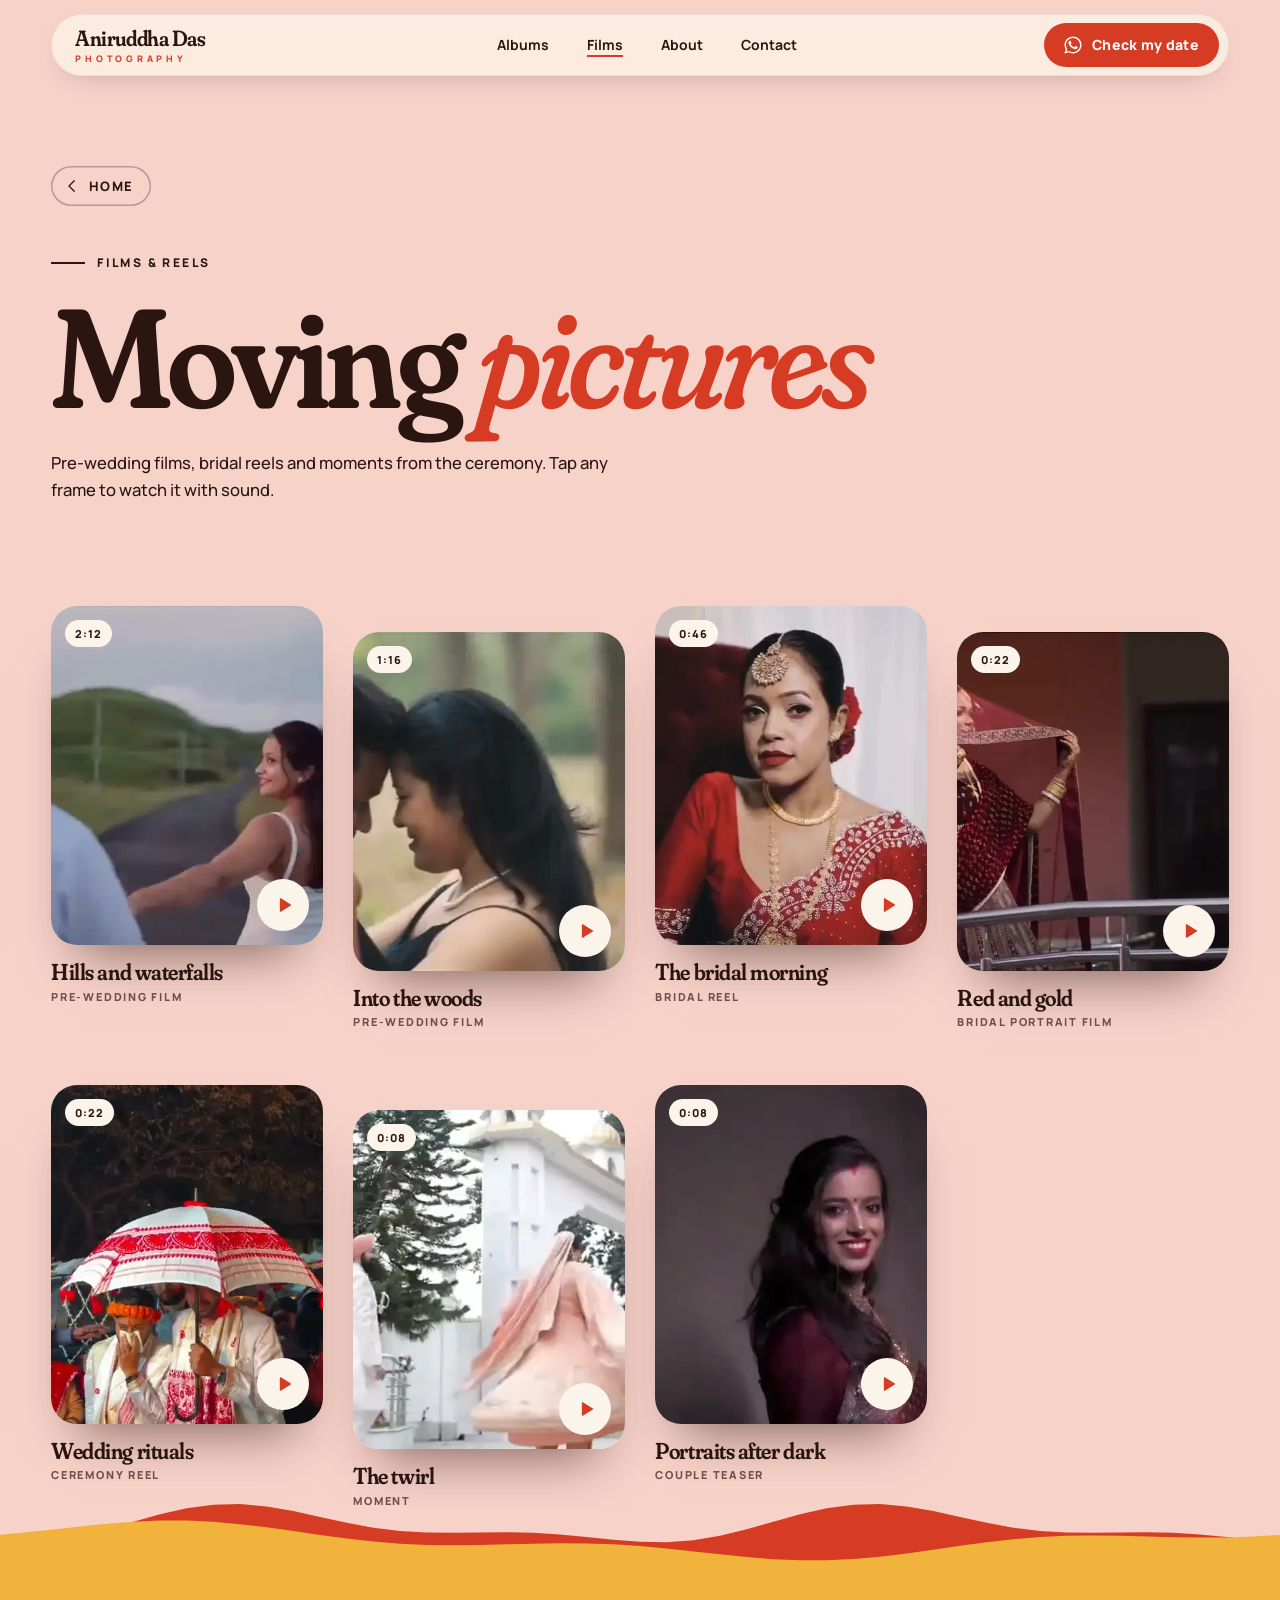
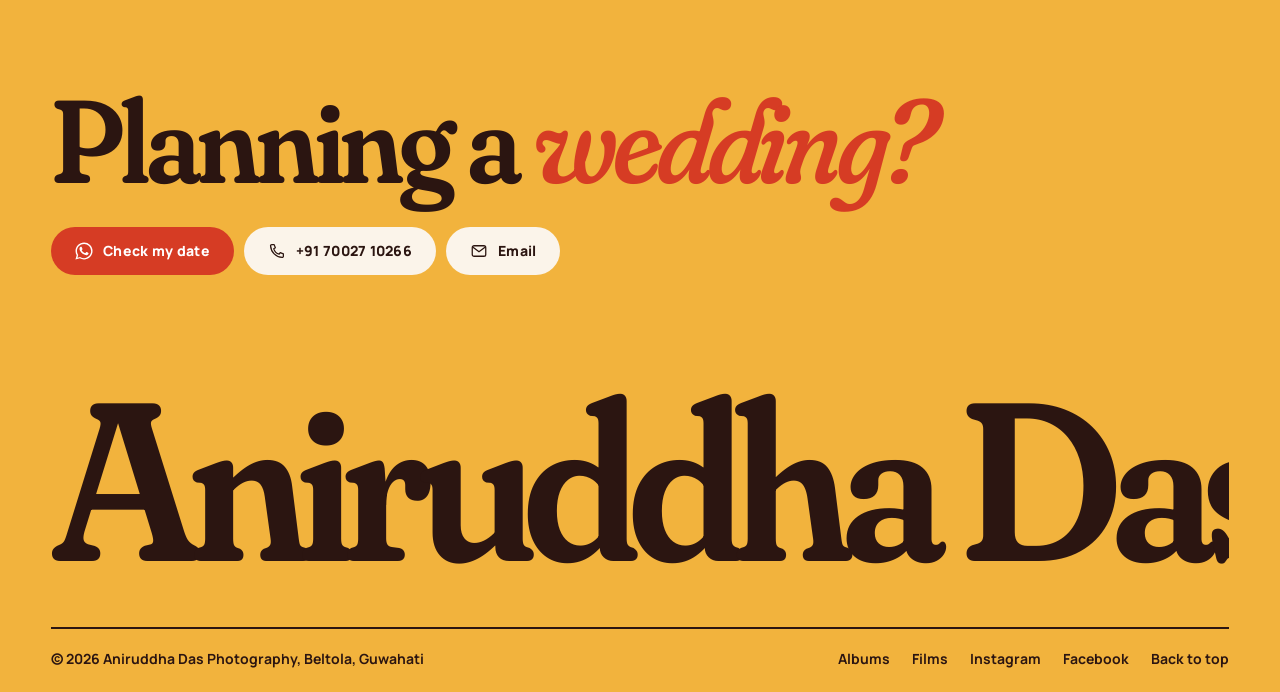
<file: films.html>
<!DOCTYPE html>
<html lang="en">
<head>
<meta charset="utf-8">
<meta name="viewport" content="width=device-width, initial-scale=1, viewport-fit=cover">
<title>Films and reels | Aniruddha Das Photography, Guwahati</title>
<meta name="description" content="Pre-wedding films, bridal reels and ceremony moments from Aniruddha Das Photography, Guwahati.">
<meta name="theme-color" content="#FBF4EA">
<meta property="og:type" content="website">
<meta property="og:title" content="Films and reels | Aniruddha Das Photography, Guwahati">
<meta property="og:description" content="Pre-wedding films, bridal reels and ceremony moments from Aniruddha Das Photography, Guwahati.">
<meta property="og:image" content="assets/brand/og-image.jpg">
<meta name="twitter:card" content="summary_large_image">
<link rel="icon" href="assets/brand/favicon.svg" type="image/svg+xml">
<link rel="icon" href="assets/brand/favicon-32.png" sizes="32x32" type="image/png">
<link rel="apple-touch-icon" href="assets/brand/apple-touch-icon.png">
<link rel="preload" href="assets/fonts/fraunces.woff" as="font" type="font/woff" crossorigin>
<link rel="preload" href="assets/fonts/manrope.woff" as="font" type="font/woff" crossorigin>
<script>try{var s=sessionStorage,h=document.documentElement;if(s.getItem("ad-leave")){h.classList.add("cur-cover");s.removeItem("ad-leave")}else if(document.body===null&&/(^|\/)(index\.html)?$/.test(location.pathname)&&!s.getItem("ad-intro")){h.classList.add("cur-cover","cur-intro")}}catch(e){}</script>
<link rel="stylesheet" href="css/style.css?v=2">
<noscript><style>.curtain,.cursor,.loader{display:none!important}.rv,[data-words] .wd>span,[data-chars] .ch{opacity:1!important;transform:none!important}.hero__arch,.hero__arch .arch__in{clip-path:none!important}</style></noscript>
</head>
<body class="page-films">
<svg width="0" height="0" style="position:absolute" aria-hidden="true">
<svg width="0" height="0" style="position:absolute" aria-hidden="true">
  <symbol id="i-wa" viewBox="0 0 24 24"><path fill="currentColor" d="M17.47 14.38c-.3-.15-1.76-.87-2.03-.97-.27-.1-.47-.15-.67.15-.2.3-.77.97-.94 1.17-.17.2-.35.22-.64.07-.3-.15-1.26-.46-2.4-1.48-.89-.79-1.49-1.77-1.66-2.07-.17-.3-.02-.46.13-.61.13-.13.3-.35.45-.52.15-.17.2-.3.3-.5.1-.2.05-.37-.03-.52-.07-.15-.67-1.62-.92-2.22-.24-.58-.49-.5-.67-.51h-.57c-.2 0-.52.07-.79.37-.27.3-1.04 1.02-1.04 2.48 0 1.46 1.07 2.88 1.21 3.07.15.2 2.1 3.2 5.08 4.49.71.31 1.26.49 1.69.63.71.23 1.36.2 1.87.12.57-.08 1.76-.72 2.01-1.41.25-.7.25-1.29.17-1.41-.07-.13-.27-.2-.57-.35zM12.05 21.5h-.01a9.4 9.4 0 0 1-4.8-1.32l-.34-.2-3.56.93.95-3.47-.22-.36a9.42 9.42 0 0 1-1.44-5.02c0-5.2 4.23-9.43 9.44-9.43a9.37 9.37 0 0 1 6.67 2.77 9.37 9.37 0 0 1 2.76 6.67c0 5.2-4.24 9.43-9.45 9.43zm8.03-17.47A11.28 11.28 0 0 0 12.05.7C5.8.7.7 5.79.7 12.05c0 2 .52 3.95 1.52 5.67L.6 23.3l5.72-1.5a11.33 11.33 0 0 0 5.72 1.46h.01c6.25 0 11.34-5.09 11.35-11.35 0-3.03-1.18-5.88-3.32-8.02z"/></symbol>
  <symbol id="i-ig" viewBox="0 0 24 24"><g fill="none" stroke="currentColor" stroke-width="1.7"><rect x="3" y="3" width="18" height="18" rx="5"/><circle cx="12" cy="12" r="4.2"/></g><circle cx="17.4" cy="6.6" r="1.1" fill="currentColor"/></symbol>
  <symbol id="i-fb" viewBox="0 0 24 24"><path fill="currentColor" d="M13.5 21.5v-8h2.7l.4-3.2h-3.1V8.3c0-.9.3-1.6 1.6-1.6h1.7V3.9c-.3 0-1.3-.1-2.5-.1-2.4 0-4.1 1.5-4.1 4.2v2.3H7.5v3.2h2.7v8h3.3z"/></symbol>
  <symbol id="i-phone" viewBox="0 0 24 24"><path fill="none" stroke="currentColor" stroke-width="1.7" stroke-linejoin="round" d="M5 3.5h3.2l1.6 4.2-2.1 1.4a11 11 0 0 0 7.2 7.2l1.4-2.1 4.2 1.6V19a1.6 1.6 0 0 1-1.7 1.6A16.6 16.6 0 0 1 3.4 5.2 1.6 1.6 0 0 1 5 3.5z"/></symbol>
  <symbol id="i-mail" viewBox="0 0 24 24"><g fill="none" stroke="currentColor" stroke-width="1.7"><rect x="3" y="5" width="18" height="14" rx="2.5"/><path d="m4 7 8 6 8-6"/></g></symbol>
  <symbol id="i-arrow" viewBox="0 0 24 24"><path fill="none" stroke="currentColor" stroke-width="1.7" stroke-linecap="round" stroke-linejoin="round" d="M4 12h15m-6-6 6 6-6 6"/></symbol>
  <symbol id="i-diag" viewBox="0 0 24 24"><path fill="none" stroke="currentColor" stroke-width="1.7" stroke-linecap="round" stroke-linejoin="round" d="M7 17 17 7M9 7h8v8"/></symbol>
  <symbol id="i-play" viewBox="0 0 24 24"><path fill="currentColor" d="M7 4.6v14.8a.8.8 0 0 0 1.2.7l12-7.4a.8.8 0 0 0 0-1.4l-12-7.4A.8.8 0 0 0 7 4.6z"/></symbol>
  <symbol id="i-close" viewBox="0 0 24 24"><path fill="none" stroke="currentColor" stroke-width="1.7" stroke-linecap="round" d="m5 5 14 14M19 5 5 19"/></symbol>
  <symbol id="i-left" viewBox="0 0 24 24"><path fill="none" stroke="currentColor" stroke-width="1.7" stroke-linecap="round" stroke-linejoin="round" d="M15 5 8 12l7 7"/></symbol>
  <symbol id="i-right" viewBox="0 0 24 24"><path fill="none" stroke="currentColor" stroke-width="1.7" stroke-linecap="round" stroke-linejoin="round" d="m9 5 7 7-7 7"/></symbol>
  <symbol id="i-pin" viewBox="0 0 24 24"><g fill="none" stroke="currentColor" stroke-width="1.7"><path d="M12 21s-7-6.2-7-11.5a7 7 0 0 1 14 0C19 14.8 12 21 12 21z"/><circle cx="12" cy="9.5" r="2.5"/></g></symbol>
  <symbol id="i-cam" viewBox="0 0 24 24"><g fill="none" stroke="currentColor" stroke-width="1.7" stroke-linejoin="round"><path d="M3 8.5A1.5 1.5 0 0 1 4.5 7h3l1.5-2.5h6L16.5 7h3A1.5 1.5 0 0 1 21 8.5v9a1.5 1.5 0 0 1-1.5 1.5h-15A1.5 1.5 0 0 1 3 17.5z"/><circle cx="12" cy="13" r="3.6"/></g></symbol>
  <symbol id="i-film" viewBox="0 0 24 24"><g fill="none" stroke="currentColor" stroke-width="1.7" stroke-linejoin="round"><rect x="3" y="6" width="13" height="12" rx="2"/><path d="m16 10.5 5-3v9l-5-3z"/></g></symbol>
  <symbol id="i-plane" viewBox="0 0 24 24"><path fill="none" stroke="currentColor" stroke-width="1.7" stroke-linejoin="round" d="m21 4-8.5 17-2.2-7.3L3 11.5z"/></symbol>
</svg>
</svg>
<a class="sr-only" href="#main">Skip to content</a>
<div class="progress" aria-hidden="true"><i></i></div>
<header class="hdr" id="top">
  <a class="brand" href="index.html" aria-label="Aniruddha Das Photography, home"><span class="brand__n">Aniruddha Das</span><span class="brand__s">photography</span></a>
  <nav class="hdr__nav" aria-label="Main">
    <a href="index.html#albums">Albums</a>
    <a href="films.html">Films</a>
    <a href="index.html#about">About</a>
    <a href="index.html#contact">Contact</a>
  </nav>
  <a class="pill pill--coral hdr__cta" href="https://wa.me/917002710266?text=Hi%20Aniruddha%2C%20I%27d%20like%20to%20ask%20about%20wedding%20photography%20for%20my%20date." target="_blank" rel="noopener"><svg aria-hidden="true"><use href="#i-wa"/></svg><span>Check my date</span></a>
  <button class="burger" type="button" aria-label="Open menu" aria-expanded="false" aria-controls="menu"><i></i><i></i></button>
</header>
<div class="menu" id="menu" aria-hidden="true">
  <nav aria-label="Mobile">
    <a href="index.html"><small>01</small>Home</a>
    <a href="index.html#albums"><small>02</small>Albums</a>
    <a href="films.html"><small>03</small>Films</a>
    <a href="index.html#about"><small>04</small>About</a>
    <a href="index.html#contact"><small>05</small>Contact</a>
  </nav>
  <div class="menu__foot">
    <a class="pill pill--paper" href="https://wa.me/917002710266?text=Hi%20Aniruddha%2C%20I%27d%20like%20to%20ask%20about%20wedding%20photography%20for%20my%20date." target="_blank" rel="noopener"><svg aria-hidden="true"><use href="#i-wa"/></svg><span>Check my date</span></a>
    <div class="menu__soc">
      <a class="round" href="https://www.instagram.com/aniruddhadasphotography/" target="_blank" rel="noopener" aria-label="Instagram"><svg aria-hidden="true"><use href="#i-ig"/></svg></a>
      <a class="round" href="https://www.facebook.com/Aniruddhadasphotographyy/" target="_blank" rel="noopener" aria-label="Facebook"><svg aria-hidden="true"><use href="#i-fb"/></svg></a>
      <a class="round" href="tel:+917002710266" aria-label="Call"><svg aria-hidden="true"><use href="#i-phone"/></svg></a>
      <a class="round" href="mailto:das.lens5@gmail.com" aria-label="Email"><svg aria-hidden="true"><use href="#i-mail"/></svg></a>
    </div>
    <p>Beltola, Guwahati, Assam</p>
  </div>
</div>
<main id="main" class="fil">
  <section class="pagehead">
    <div class="wrap">
      <a class="back" href="index.html" data-cursor="Back"><svg aria-hidden="true"><use href="#i-left"/></svg>Home</a>
      <p class="eyebrow">Films &amp; reels</p>
      <h1 class="giant" data-words>Moving <em>pictures</em></h1>
      <p class="pagehead__blurb">Pre-wedding films, bridal reels and moments from the ceremony. Tap any frame to watch it with sound.</p>
    </div>
  </section>
  <section class="wrap filgrid" id="filGrid" aria-label="Films"></section>
  <section class="contact contact--mini" id="contact">
    <div class="waves" aria-hidden="true"><svg class="wv wv1" viewBox="0 0 2880 200" preserveAspectRatio="none" style="fill:var(--blush)"><path d="M0 200 L0 90.2 L30 97.8 L60 102.4 L90 103.6 L120 101.7 L150 97.1 L180 90.5 L210 82.9 L240 75.2 L270 68.2 L300 62.5 L330 58.4 L360 56.0 L390 55.1 L420 55.3 L450 56.1 L480 57.1 L510 58.0 L540 58.5 L570 58.6 L600 58.7 L630 59.0 L660 59.9 L690 61.9 L720 65.2 L750 69.9 L780 75.8 L810 82.4 L840 89.0 L870 94.9 L900 99.2 L930 101.1 L960 100.1 L990 96.1 L1020 89.1 L1050 79.6 L1080 68.7 L1110 57.2 L1140 46.6 L1170 37.9 L1200 32.2 L1230 30.1 L1260 31.8 L1290 37.4 L1320 46.0 L1350 56.8 L1380 68.6 L1410 80.1 L1440 90.2 L1470 97.8 L1500 102.4 L1530 103.6 L1560 101.7 L1590 97.1 L1620 90.5 L1650 82.9 L1680 75.2 L1710 68.2 L1740 62.5 L1770 58.4 L1800 56.0 L1830 55.1 L1860 55.3 L1890 56.1 L1920 57.1 L1950 58.0 L1980 58.5 L2010 58.6 L2040 58.7 L2070 59.0 L2100 59.9 L2130 61.9 L2160 65.2 L2190 69.9 L2220 75.8 L2250 82.4 L2280 89.0 L2310 94.9 L2340 99.2 L2370 101.1 L2400 100.1 L2430 96.1 L2460 89.1 L2490 79.6 L2520 68.7 L2550 57.2 L2580 46.6 L2610 37.9 L2640 32.2 L2670 30.1 L2700 31.8 L2730 37.4 L2760 46.0 L2790 56.8 L2820 68.6 L2850 80.1 L2880 90.2 L2880 200Z"/></svg><svg class="wv wv2" viewBox="0 0 2880 200" preserveAspectRatio="none" style="fill:var(--coral)"><path d="M0 200 L0 112.1 L30 112.7 L60 109.7 L90 102.8 L120 92.7 L150 80.9 L180 69.2 L210 59.8 L240 54.2 L270 53.2 L300 56.9 L330 64.1 L360 73.3 L390 82.5 L420 90.2 L450 95.3 L480 97.8 L510 98.1 L540 97.5 L570 97.1 L600 98.0 L630 100.7 L660 104.6 L690 108.9 L720 112.1 L750 112.7 L780 109.7 L810 102.8 L840 92.7 L870 80.9 L900 69.2 L930 59.8 L960 54.2 L990 53.2 L1020 56.9 L1050 64.1 L1080 73.3 L1110 82.5 L1140 90.2 L1170 95.3 L1200 97.8 L1230 98.1 L1260 97.5 L1290 97.1 L1320 98.0 L1350 100.7 L1380 104.6 L1410 108.9 L1440 112.1 L1470 112.7 L1500 109.7 L1530 102.8 L1560 92.7 L1590 80.9 L1620 69.2 L1650 59.8 L1680 54.2 L1710 53.2 L1740 56.9 L1770 64.1 L1800 73.3 L1830 82.5 L1860 90.2 L1890 95.3 L1920 97.8 L1950 98.1 L1980 97.5 L2010 97.1 L2040 98.0 L2070 100.7 L2100 104.6 L2130 108.9 L2160 112.1 L2190 112.7 L2220 109.7 L2250 102.8 L2280 92.7 L2310 80.9 L2340 69.2 L2370 59.8 L2400 54.2 L2430 53.2 L2460 56.9 L2490 64.1 L2520 73.3 L2550 82.5 L2580 90.2 L2610 95.3 L2640 97.8 L2670 98.1 L2700 97.5 L2730 97.1 L2760 98.0 L2790 100.7 L2820 104.6 L2850 108.9 L2880 112.1 L2880 200Z"/></svg><svg class="wv wv3" viewBox="0 0 2880 200" preserveAspectRatio="none" style="fill:var(--gold)"><path d="M0 200 L0 101.1 L30 97.3 L60 92.8 L90 88.2 L120 83.9 L150 80.7 L180 79.0 L210 79.0 L240 81.0 L270 84.6 L300 89.6 L330 95.5 L360 101.5 L390 107.1 L420 111.8 L450 115.2 L480 117.1 L510 117.7 L540 117.3 L570 116.2 L600 115.1 L630 114.5 L660 114.7 L690 116.2 L720 118.9 L750 122.7 L780 127.2 L810 131.8 L840 136.1 L870 139.3 L900 141.0 L930 141.0 L960 139.0 L990 135.4 L1020 130.4 L1050 124.5 L1080 118.5 L1110 112.9 L1140 108.2 L1170 104.8 L1200 102.9 L1230 102.3 L1260 102.7 L1290 103.8 L1320 104.9 L1350 105.5 L1380 105.3 L1410 103.8 L1440 101.1 L1470 97.3 L1500 92.8 L1530 88.2 L1560 83.9 L1590 80.7 L1620 79.0 L1650 79.0 L1680 81.0 L1710 84.6 L1740 89.6 L1770 95.5 L1800 101.5 L1830 107.1 L1860 111.8 L1890 115.2 L1920 117.1 L1950 117.7 L1980 117.3 L2010 116.2 L2040 115.1 L2070 114.5 L2100 114.7 L2130 116.2 L2160 118.9 L2190 122.7 L2220 127.2 L2250 131.8 L2280 136.1 L2310 139.3 L2340 141.0 L2370 141.0 L2400 139.0 L2430 135.4 L2460 130.4 L2490 124.5 L2520 118.5 L2550 112.9 L2580 108.2 L2610 104.8 L2640 102.9 L2670 102.3 L2700 102.7 L2730 103.8 L2760 104.9 L2790 105.5 L2820 105.3 L2850 103.8 L2880 101.1 L2880 200Z"/></svg></div>
    <div class="wrap closer">
      <h2 class="giant" data-words>Planning a <em>wedding?</em></h2>
      <div class="closer__cta">
        <a class="pill pill--coral" href="https://wa.me/917002710266?text=Hi%20Aniruddha%2C%20I%27d%20like%20to%20ask%20about%20wedding%20photography%20for%20my%20date." target="_blank" rel="noopener" data-cursor="Chat"><svg aria-hidden="true"><use href="#i-wa"/></svg><span>Check my date</span></a>
        <a class="pill pill--paper" href="tel:+917002710266" data-cursor="Call"><svg aria-hidden="true"><use href="#i-phone"/></svg><span>+91 70027 10266</span></a>
        <a class="pill pill--paper" href="mailto:das.lens5@gmail.com?subject=Wedding%20enquiry" data-cursor="Mail"><svg aria-hidden="true"><use href="#i-mail"/></svg><span>Email</span></a>
      </div>
    </div>
    <footer class="foot">
      <div class="wrap">
        <p class="foot__big" aria-hidden="true"><span data-drift>Aniruddha Das</span></p>
        <div class="foot__row">
          <span>&copy; <span data-year>2026</span> Aniruddha Das Photography, Beltola, Guwahati</span>
          <nav aria-label="Footer">
            <a href="index.html#albums">Albums</a>
            <a href="films.html">Films</a>
            <a href="https://www.instagram.com/aniruddhadasphotography/" target="_blank" rel="noopener">Instagram</a>
            <a href="https://www.facebook.com/Aniruddhadasphotographyy/" target="_blank" rel="noopener">Facebook</a>
            <a href="#top" data-top>Back to top</a>
          </nav>
        </div>
      </div>
    </footer>
  </section>
</main>

<a class="fab" href="https://wa.me/917002710266?text=Hi%20Aniruddha%2C%20I%27d%20like%20to%20ask%20about%20wedding%20photography%20for%20my%20date." target="_blank" rel="noopener" aria-label="Chat on WhatsApp"><svg aria-hidden="true"><use href="#i-wa"/></svg></a>

<div class="lb" id="lb" role="dialog" aria-modal="true" aria-label="Photo viewer" aria-hidden="true">
  <div class="lb__top"><span class="lb__count" id="lbCount"></span><button class="round lb__x" type="button" aria-label="Close viewer"><svg aria-hidden="true"><use href="#i-close"/></svg></button></div>
  <button class="round lb__nav lb__prev" type="button" aria-label="Previous photo"><svg aria-hidden="true"><use href="#i-left"/></svg></button>
  <figure class="lb__fig"><img id="lbImg" alt=""></figure>
  <button class="round lb__nav lb__next" type="button" aria-label="Next photo"><svg aria-hidden="true"><use href="#i-right"/></svg></button>
</div>

<div class="fm" id="fm" role="dialog" aria-modal="true" aria-label="Film player" aria-hidden="true">
  <div class="fm__top"><span class="fm__title" id="fmTitle"></span><button class="round fm__x" type="button" aria-label="Close film"><svg aria-hidden="true"><use href="#i-close"/></svg></button></div>
  <div class="fm__stage" id="fmStage"></div>
</div>

<div class="curtain" id="curtain" aria-hidden="true"><i></i><i></i><i></i><i></i><span class="curtain__mark">Aniruddha <em>Das</em></span></div>
<div class="cursor" id="cursor" aria-hidden="true"><span></span></div>

<script src="js/data.js?v=2"></script>
<script src="js/main.js?v=2"></script>
</body>
</html>
</file>
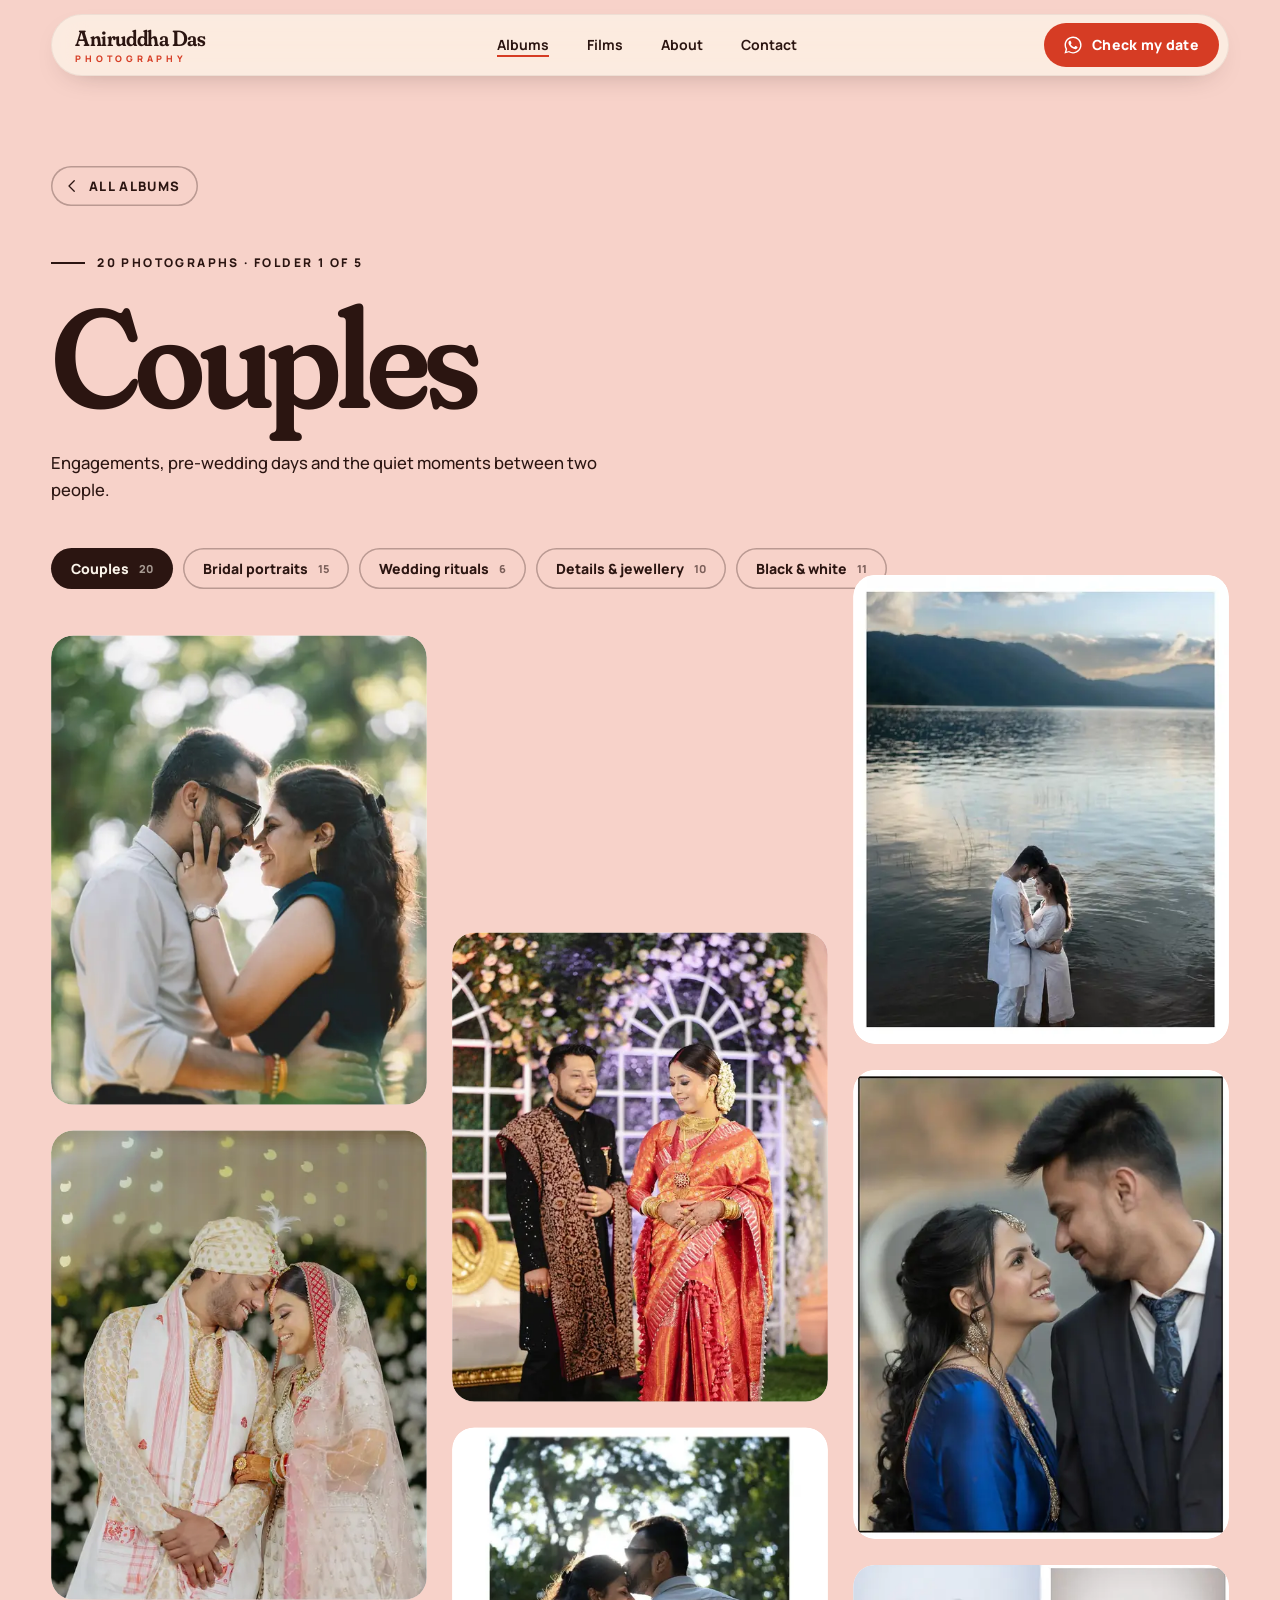
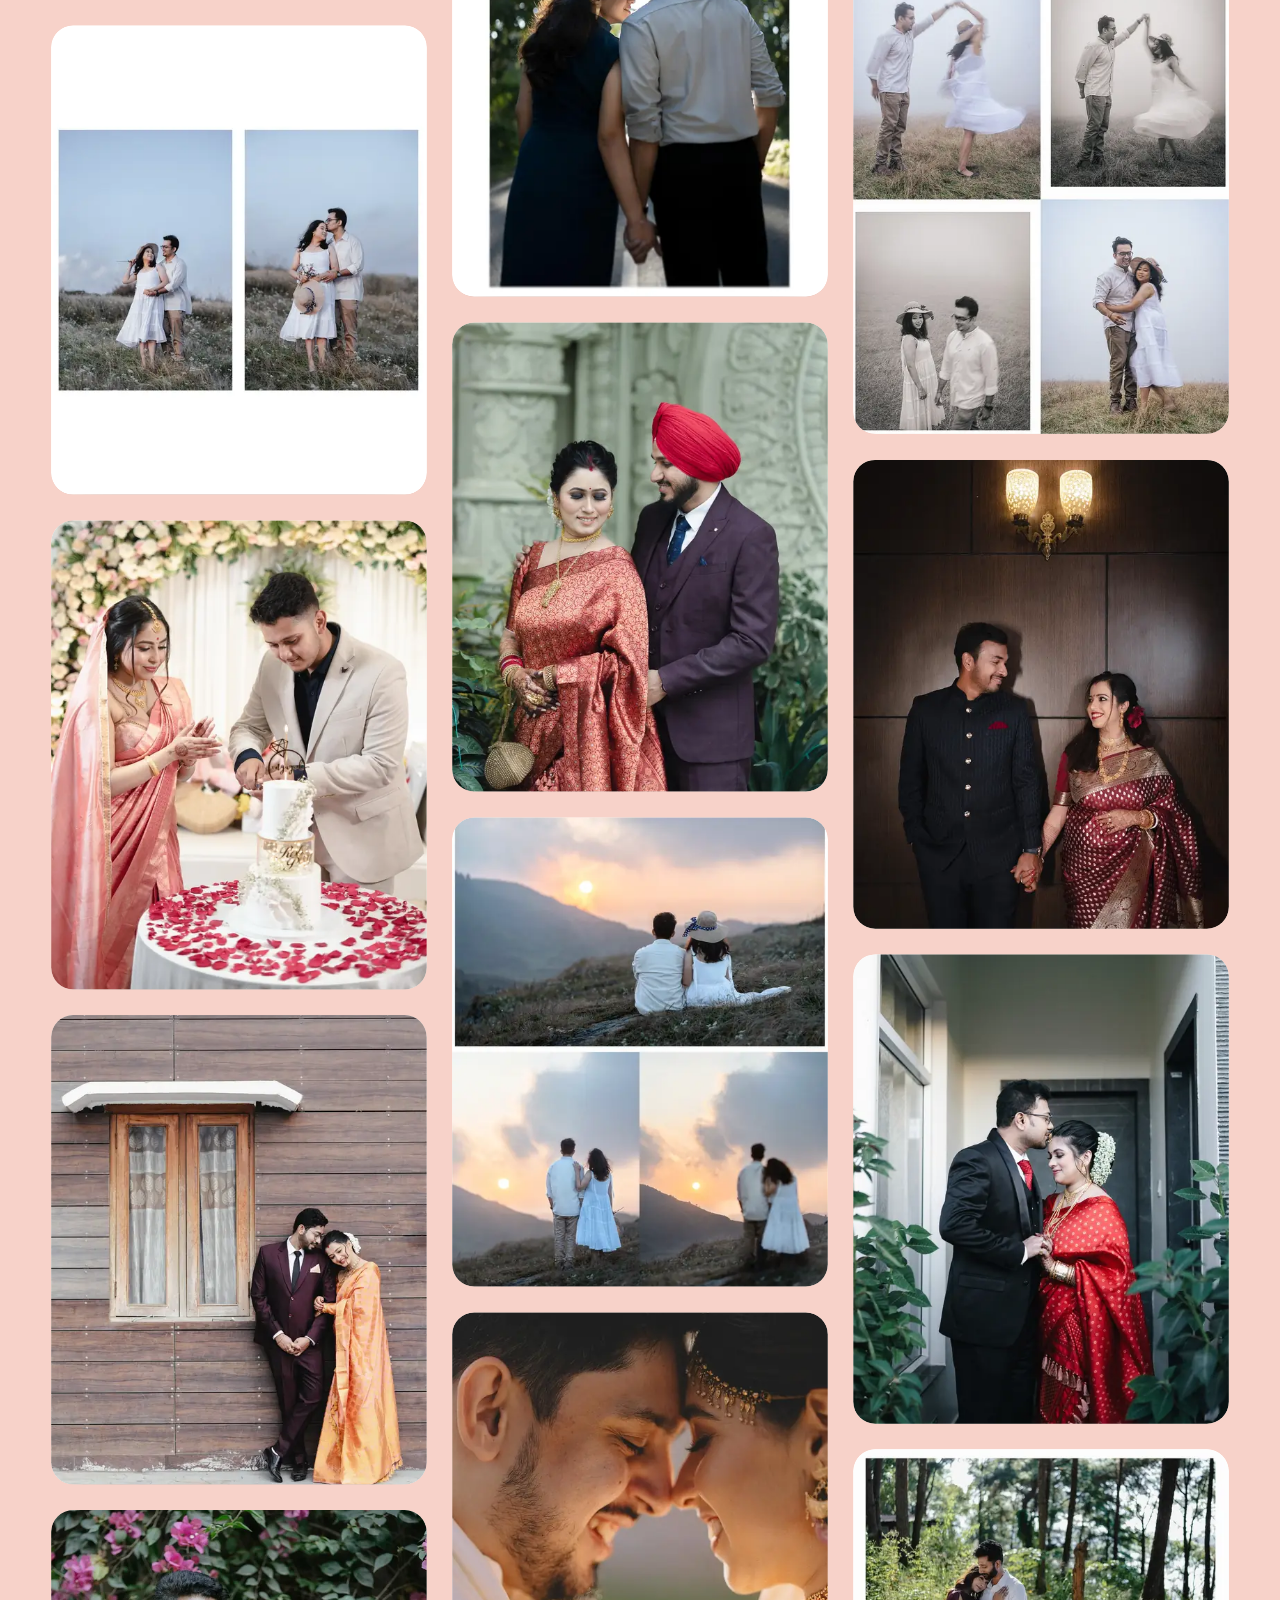
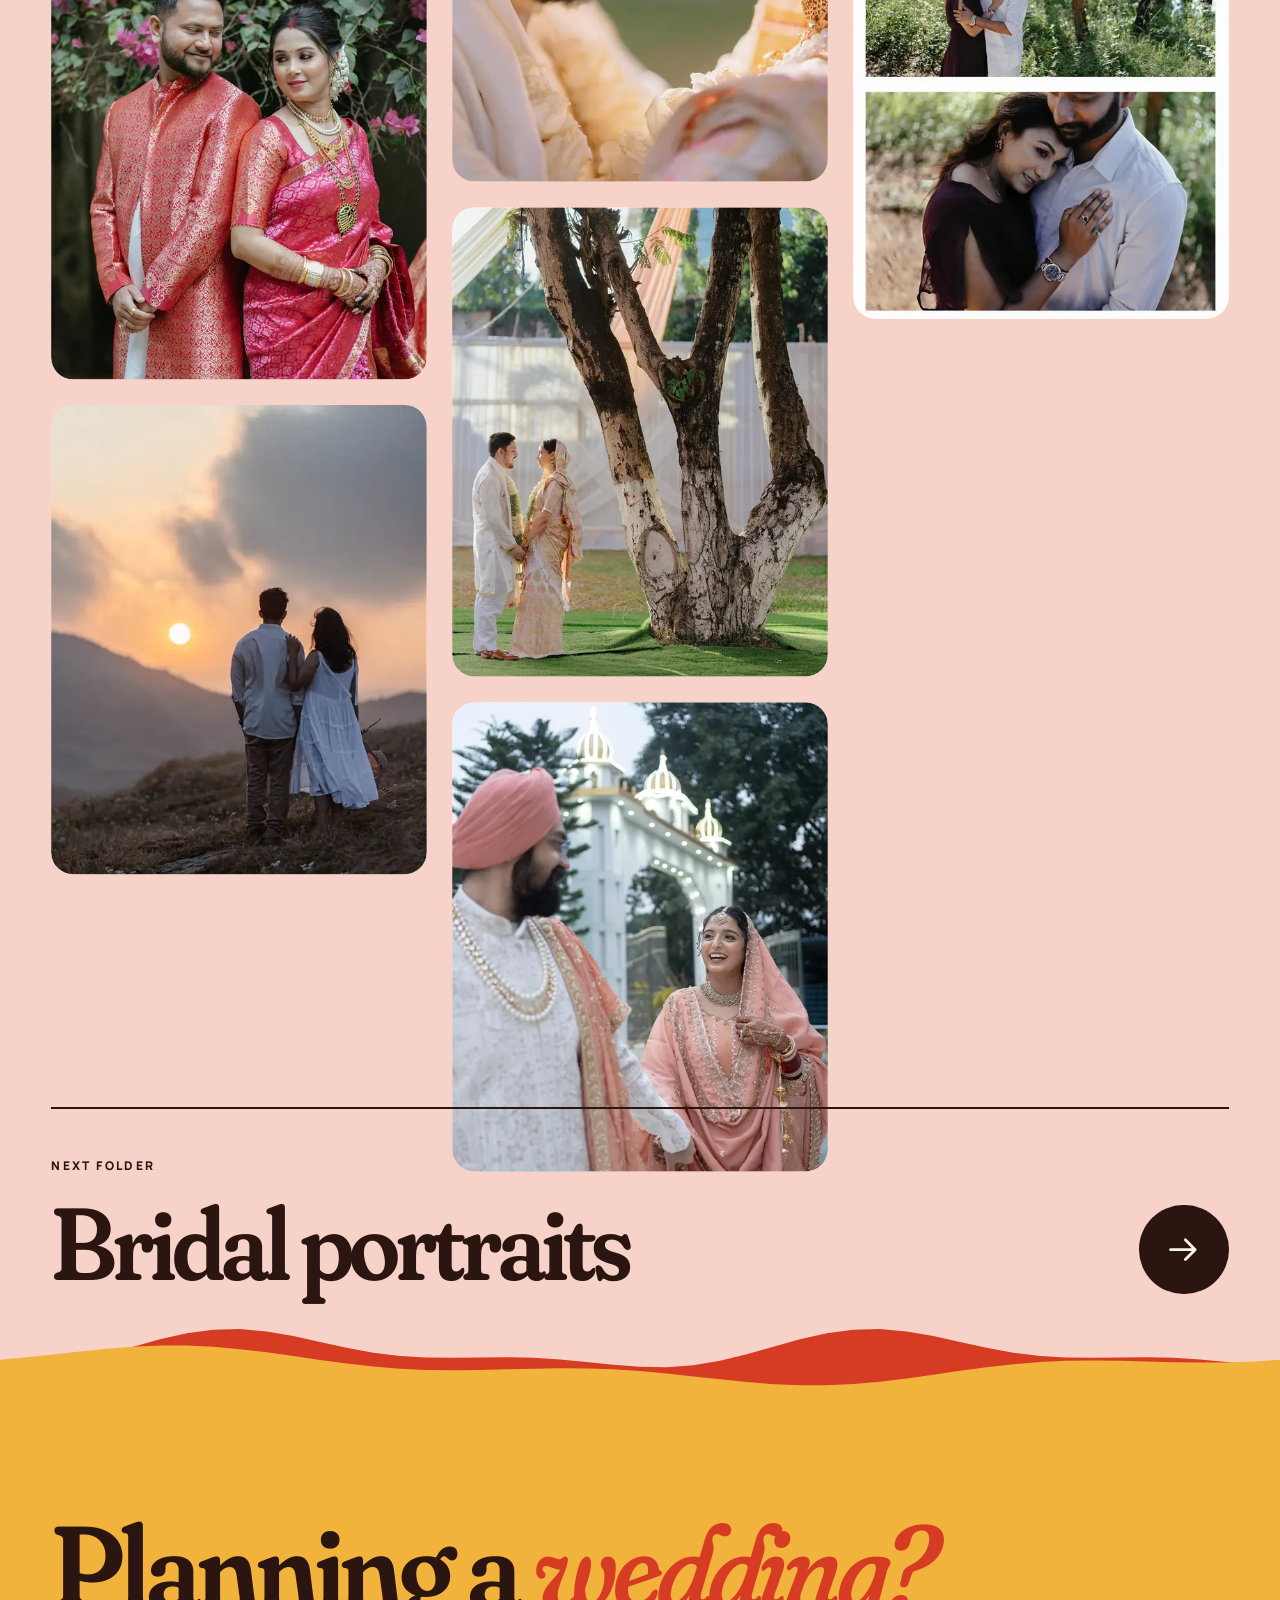
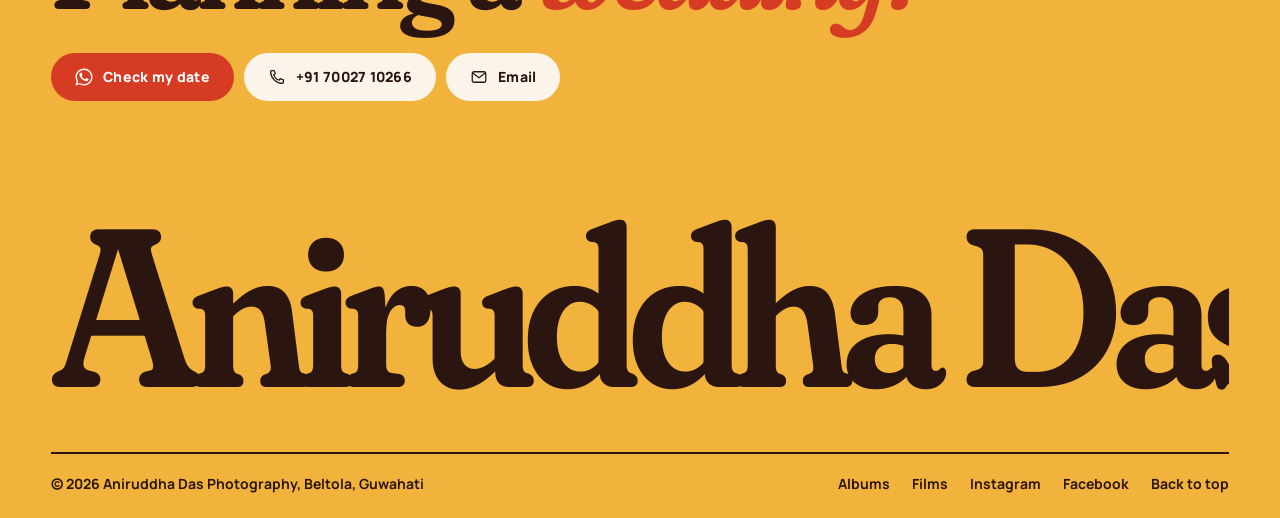
<file: gallery.html>
<!DOCTYPE html>
<html lang="en">
<head>
<meta charset="utf-8">
<meta name="viewport" content="width=device-width, initial-scale=1, viewport-fit=cover">
<title>Albums | Aniruddha Das Photography, Guwahati</title>
<meta name="description" content="Browse wedding, couple, bridal, ritual, detail and black and white photographs by Aniruddha Das Photography, Guwahati.">
<meta name="theme-color" content="#FBF4EA">
<meta property="og:type" content="website">
<meta property="og:title" content="Albums | Aniruddha Das Photography, Guwahati">
<meta property="og:description" content="Browse wedding, couple, bridal, ritual, detail and black and white photographs by Aniruddha Das Photography, Guwahati.">
<meta property="og:image" content="assets/brand/og-image.jpg">
<meta name="twitter:card" content="summary_large_image">
<link rel="icon" href="assets/brand/favicon.svg" type="image/svg+xml">
<link rel="icon" href="assets/brand/favicon-32.png" sizes="32x32" type="image/png">
<link rel="apple-touch-icon" href="assets/brand/apple-touch-icon.png">
<link rel="preload" href="assets/fonts/fraunces.woff" as="font" type="font/woff" crossorigin>
<link rel="preload" href="assets/fonts/manrope.woff" as="font" type="font/woff" crossorigin>
<script>try{var s=sessionStorage,h=document.documentElement;if(s.getItem("ad-leave")){h.classList.add("cur-cover");s.removeItem("ad-leave")}else if(document.body===null&&/(^|\/)(index\.html)?$/.test(location.pathname)&&!s.getItem("ad-intro")){h.classList.add("cur-cover","cur-intro")}}catch(e){}</script>
<link rel="stylesheet" href="css/style.css?v=2">
<noscript><style>.curtain,.cursor,.loader{display:none!important}.rv,[data-words] .wd>span,[data-chars] .ch{opacity:1!important;transform:none!important}.hero__arch,.hero__arch .arch__in{clip-path:none!important}</style></noscript>
</head>
<body class="page-gallery">
<svg width="0" height="0" style="position:absolute" aria-hidden="true">
<svg width="0" height="0" style="position:absolute" aria-hidden="true">
  <symbol id="i-wa" viewBox="0 0 24 24"><path fill="currentColor" d="M17.47 14.38c-.3-.15-1.76-.87-2.03-.97-.27-.1-.47-.15-.67.15-.2.3-.77.97-.94 1.17-.17.2-.35.22-.64.07-.3-.15-1.26-.46-2.4-1.48-.89-.79-1.49-1.77-1.66-2.07-.17-.3-.02-.46.13-.61.13-.13.3-.35.45-.52.15-.17.2-.3.3-.5.1-.2.05-.37-.03-.52-.07-.15-.67-1.62-.92-2.22-.24-.58-.49-.5-.67-.51h-.57c-.2 0-.52.07-.79.37-.27.3-1.04 1.02-1.04 2.48 0 1.46 1.07 2.88 1.21 3.07.15.2 2.1 3.2 5.08 4.49.71.31 1.26.49 1.69.63.71.23 1.36.2 1.87.12.57-.08 1.76-.72 2.01-1.41.25-.7.25-1.29.17-1.41-.07-.13-.27-.2-.57-.35zM12.05 21.5h-.01a9.4 9.4 0 0 1-4.8-1.32l-.34-.2-3.56.93.95-3.47-.22-.36a9.42 9.42 0 0 1-1.44-5.02c0-5.2 4.23-9.43 9.44-9.43a9.37 9.37 0 0 1 6.67 2.77 9.37 9.37 0 0 1 2.76 6.67c0 5.2-4.24 9.43-9.45 9.43zm8.03-17.47A11.28 11.28 0 0 0 12.05.7C5.8.7.7 5.79.7 12.05c0 2 .52 3.95 1.52 5.67L.6 23.3l5.72-1.5a11.33 11.33 0 0 0 5.72 1.46h.01c6.25 0 11.34-5.09 11.35-11.35 0-3.03-1.18-5.88-3.32-8.02z"/></symbol>
  <symbol id="i-ig" viewBox="0 0 24 24"><g fill="none" stroke="currentColor" stroke-width="1.7"><rect x="3" y="3" width="18" height="18" rx="5"/><circle cx="12" cy="12" r="4.2"/></g><circle cx="17.4" cy="6.6" r="1.1" fill="currentColor"/></symbol>
  <symbol id="i-fb" viewBox="0 0 24 24"><path fill="currentColor" d="M13.5 21.5v-8h2.7l.4-3.2h-3.1V8.3c0-.9.3-1.6 1.6-1.6h1.7V3.9c-.3 0-1.3-.1-2.5-.1-2.4 0-4.1 1.5-4.1 4.2v2.3H7.5v3.2h2.7v8h3.3z"/></symbol>
  <symbol id="i-phone" viewBox="0 0 24 24"><path fill="none" stroke="currentColor" stroke-width="1.7" stroke-linejoin="round" d="M5 3.5h3.2l1.6 4.2-2.1 1.4a11 11 0 0 0 7.2 7.2l1.4-2.1 4.2 1.6V19a1.6 1.6 0 0 1-1.7 1.6A16.6 16.6 0 0 1 3.4 5.2 1.6 1.6 0 0 1 5 3.5z"/></symbol>
  <symbol id="i-mail" viewBox="0 0 24 24"><g fill="none" stroke="currentColor" stroke-width="1.7"><rect x="3" y="5" width="18" height="14" rx="2.5"/><path d="m4 7 8 6 8-6"/></g></symbol>
  <symbol id="i-arrow" viewBox="0 0 24 24"><path fill="none" stroke="currentColor" stroke-width="1.7" stroke-linecap="round" stroke-linejoin="round" d="M4 12h15m-6-6 6 6-6 6"/></symbol>
  <symbol id="i-diag" viewBox="0 0 24 24"><path fill="none" stroke="currentColor" stroke-width="1.7" stroke-linecap="round" stroke-linejoin="round" d="M7 17 17 7M9 7h8v8"/></symbol>
  <symbol id="i-play" viewBox="0 0 24 24"><path fill="currentColor" d="M7 4.6v14.8a.8.8 0 0 0 1.2.7l12-7.4a.8.8 0 0 0 0-1.4l-12-7.4A.8.8 0 0 0 7 4.6z"/></symbol>
  <symbol id="i-close" viewBox="0 0 24 24"><path fill="none" stroke="currentColor" stroke-width="1.7" stroke-linecap="round" d="m5 5 14 14M19 5 5 19"/></symbol>
  <symbol id="i-left" viewBox="0 0 24 24"><path fill="none" stroke="currentColor" stroke-width="1.7" stroke-linecap="round" stroke-linejoin="round" d="M15 5 8 12l7 7"/></symbol>
  <symbol id="i-right" viewBox="0 0 24 24"><path fill="none" stroke="currentColor" stroke-width="1.7" stroke-linecap="round" stroke-linejoin="round" d="m9 5 7 7-7 7"/></symbol>
  <symbol id="i-pin" viewBox="0 0 24 24"><g fill="none" stroke="currentColor" stroke-width="1.7"><path d="M12 21s-7-6.2-7-11.5a7 7 0 0 1 14 0C19 14.8 12 21 12 21z"/><circle cx="12" cy="9.5" r="2.5"/></g></symbol>
  <symbol id="i-cam" viewBox="0 0 24 24"><g fill="none" stroke="currentColor" stroke-width="1.7" stroke-linejoin="round"><path d="M3 8.5A1.5 1.5 0 0 1 4.5 7h3l1.5-2.5h6L16.5 7h3A1.5 1.5 0 0 1 21 8.5v9a1.5 1.5 0 0 1-1.5 1.5h-15A1.5 1.5 0 0 1 3 17.5z"/><circle cx="12" cy="13" r="3.6"/></g></symbol>
  <symbol id="i-film" viewBox="0 0 24 24"><g fill="none" stroke="currentColor" stroke-width="1.7" stroke-linejoin="round"><rect x="3" y="6" width="13" height="12" rx="2"/><path d="m16 10.5 5-3v9l-5-3z"/></g></symbol>
  <symbol id="i-plane" viewBox="0 0 24 24"><path fill="none" stroke="currentColor" stroke-width="1.7" stroke-linejoin="round" d="m21 4-8.5 17-2.2-7.3L3 11.5z"/></symbol>
</svg>
</svg>
<a class="sr-only" href="#main">Skip to content</a>
<div class="progress" aria-hidden="true"><i></i></div>
<header class="hdr" id="top">
  <a class="brand" href="index.html" aria-label="Aniruddha Das Photography, home"><span class="brand__n">Aniruddha Das</span><span class="brand__s">photography</span></a>
  <nav class="hdr__nav" aria-label="Main">
    <a href="index.html#albums">Albums</a>
    <a href="films.html">Films</a>
    <a href="index.html#about">About</a>
    <a href="index.html#contact">Contact</a>
  </nav>
  <a class="pill pill--coral hdr__cta" href="https://wa.me/917002710266?text=Hi%20Aniruddha%2C%20I%27d%20like%20to%20ask%20about%20wedding%20photography%20for%20my%20date." target="_blank" rel="noopener"><svg aria-hidden="true"><use href="#i-wa"/></svg><span>Check my date</span></a>
  <button class="burger" type="button" aria-label="Open menu" aria-expanded="false" aria-controls="menu"><i></i><i></i></button>
</header>
<div class="menu" id="menu" aria-hidden="true">
  <nav aria-label="Mobile">
    <a href="index.html"><small>01</small>Home</a>
    <a href="index.html#albums"><small>02</small>Albums</a>
    <a href="films.html"><small>03</small>Films</a>
    <a href="index.html#about"><small>04</small>About</a>
    <a href="index.html#contact"><small>05</small>Contact</a>
  </nav>
  <div class="menu__foot">
    <a class="pill pill--paper" href="https://wa.me/917002710266?text=Hi%20Aniruddha%2C%20I%27d%20like%20to%20ask%20about%20wedding%20photography%20for%20my%20date." target="_blank" rel="noopener"><svg aria-hidden="true"><use href="#i-wa"/></svg><span>Check my date</span></a>
    <div class="menu__soc">
      <a class="round" href="https://www.instagram.com/aniruddhadasphotography/" target="_blank" rel="noopener" aria-label="Instagram"><svg aria-hidden="true"><use href="#i-ig"/></svg></a>
      <a class="round" href="https://www.facebook.com/Aniruddhadasphotographyy/" target="_blank" rel="noopener" aria-label="Facebook"><svg aria-hidden="true"><use href="#i-fb"/></svg></a>
      <a class="round" href="tel:+917002710266" aria-label="Call"><svg aria-hidden="true"><use href="#i-phone"/></svg></a>
      <a class="round" href="mailto:das.lens5@gmail.com" aria-label="Email"><svg aria-hidden="true"><use href="#i-mail"/></svg></a>
    </div>
    <p>Beltola, Guwahati, Assam</p>
  </div>
</div>
<main id="main" class="gal">
  <section class="pagehead" id="galHead">
    <div class="wrap">
      <a class="back" href="index.html#albums" data-cursor="Back"><svg aria-hidden="true"><use href="#i-left"/></svg>All albums</a>
      <p class="eyebrow" id="gCount">&nbsp;</p>
      <h1 class="giant" id="gTitle" aria-live="polite">Gallery</h1>
      <p class="pagehead__blurb" id="gBlurb"></p>
      <nav class="galtabs" id="gTabs" aria-label="Albums"></nav>
    </div>
  </section>
  <section class="wrap galgrid" id="gGrid" aria-label="Photographs"></section>
  <section class="wrap galnext">
    <a id="gNext" href="gallery.html" data-cursor="Next">
      <small>Next folder</small>
      <b id="gNextT">Next</b>
      <span class="round"><svg aria-hidden="true"><use href="#i-arrow"/></svg></span>
    </a>
  </section>
  <section class="contact contact--mini" id="contact">
    <div class="waves" aria-hidden="true"><svg class="wv wv1" viewBox="0 0 2880 200" preserveAspectRatio="none" style="fill:var(--blush)"><path d="M0 200 L0 90.2 L30 97.8 L60 102.4 L90 103.6 L120 101.7 L150 97.1 L180 90.5 L210 82.9 L240 75.2 L270 68.2 L300 62.5 L330 58.4 L360 56.0 L390 55.1 L420 55.3 L450 56.1 L480 57.1 L510 58.0 L540 58.5 L570 58.6 L600 58.7 L630 59.0 L660 59.9 L690 61.9 L720 65.2 L750 69.9 L780 75.8 L810 82.4 L840 89.0 L870 94.9 L900 99.2 L930 101.1 L960 100.1 L990 96.1 L1020 89.1 L1050 79.6 L1080 68.7 L1110 57.2 L1140 46.6 L1170 37.9 L1200 32.2 L1230 30.1 L1260 31.8 L1290 37.4 L1320 46.0 L1350 56.8 L1380 68.6 L1410 80.1 L1440 90.2 L1470 97.8 L1500 102.4 L1530 103.6 L1560 101.7 L1590 97.1 L1620 90.5 L1650 82.9 L1680 75.2 L1710 68.2 L1740 62.5 L1770 58.4 L1800 56.0 L1830 55.1 L1860 55.3 L1890 56.1 L1920 57.1 L1950 58.0 L1980 58.5 L2010 58.6 L2040 58.7 L2070 59.0 L2100 59.9 L2130 61.9 L2160 65.2 L2190 69.9 L2220 75.8 L2250 82.4 L2280 89.0 L2310 94.9 L2340 99.2 L2370 101.1 L2400 100.1 L2430 96.1 L2460 89.1 L2490 79.6 L2520 68.7 L2550 57.2 L2580 46.6 L2610 37.9 L2640 32.2 L2670 30.1 L2700 31.8 L2730 37.4 L2760 46.0 L2790 56.8 L2820 68.6 L2850 80.1 L2880 90.2 L2880 200Z"/></svg><svg class="wv wv2" viewBox="0 0 2880 200" preserveAspectRatio="none" style="fill:var(--coral)"><path d="M0 200 L0 112.1 L30 112.7 L60 109.7 L90 102.8 L120 92.7 L150 80.9 L180 69.2 L210 59.8 L240 54.2 L270 53.2 L300 56.9 L330 64.1 L360 73.3 L390 82.5 L420 90.2 L450 95.3 L480 97.8 L510 98.1 L540 97.5 L570 97.1 L600 98.0 L630 100.7 L660 104.6 L690 108.9 L720 112.1 L750 112.7 L780 109.7 L810 102.8 L840 92.7 L870 80.9 L900 69.2 L930 59.8 L960 54.2 L990 53.2 L1020 56.9 L1050 64.1 L1080 73.3 L1110 82.5 L1140 90.2 L1170 95.3 L1200 97.8 L1230 98.1 L1260 97.5 L1290 97.1 L1320 98.0 L1350 100.7 L1380 104.6 L1410 108.9 L1440 112.1 L1470 112.7 L1500 109.7 L1530 102.8 L1560 92.7 L1590 80.9 L1620 69.2 L1650 59.8 L1680 54.2 L1710 53.2 L1740 56.9 L1770 64.1 L1800 73.3 L1830 82.5 L1860 90.2 L1890 95.3 L1920 97.8 L1950 98.1 L1980 97.5 L2010 97.1 L2040 98.0 L2070 100.7 L2100 104.6 L2130 108.9 L2160 112.1 L2190 112.7 L2220 109.7 L2250 102.8 L2280 92.7 L2310 80.9 L2340 69.2 L2370 59.8 L2400 54.2 L2430 53.2 L2460 56.9 L2490 64.1 L2520 73.3 L2550 82.5 L2580 90.2 L2610 95.3 L2640 97.8 L2670 98.1 L2700 97.5 L2730 97.1 L2760 98.0 L2790 100.7 L2820 104.6 L2850 108.9 L2880 112.1 L2880 200Z"/></svg><svg class="wv wv3" viewBox="0 0 2880 200" preserveAspectRatio="none" style="fill:var(--gold)"><path d="M0 200 L0 101.1 L30 97.3 L60 92.8 L90 88.2 L120 83.9 L150 80.7 L180 79.0 L210 79.0 L240 81.0 L270 84.6 L300 89.6 L330 95.5 L360 101.5 L390 107.1 L420 111.8 L450 115.2 L480 117.1 L510 117.7 L540 117.3 L570 116.2 L600 115.1 L630 114.5 L660 114.7 L690 116.2 L720 118.9 L750 122.7 L780 127.2 L810 131.8 L840 136.1 L870 139.3 L900 141.0 L930 141.0 L960 139.0 L990 135.4 L1020 130.4 L1050 124.5 L1080 118.5 L1110 112.9 L1140 108.2 L1170 104.8 L1200 102.9 L1230 102.3 L1260 102.7 L1290 103.8 L1320 104.9 L1350 105.5 L1380 105.3 L1410 103.8 L1440 101.1 L1470 97.3 L1500 92.8 L1530 88.2 L1560 83.9 L1590 80.7 L1620 79.0 L1650 79.0 L1680 81.0 L1710 84.6 L1740 89.6 L1770 95.5 L1800 101.5 L1830 107.1 L1860 111.8 L1890 115.2 L1920 117.1 L1950 117.7 L1980 117.3 L2010 116.2 L2040 115.1 L2070 114.5 L2100 114.7 L2130 116.2 L2160 118.9 L2190 122.7 L2220 127.2 L2250 131.8 L2280 136.1 L2310 139.3 L2340 141.0 L2370 141.0 L2400 139.0 L2430 135.4 L2460 130.4 L2490 124.5 L2520 118.5 L2550 112.9 L2580 108.2 L2610 104.8 L2640 102.9 L2670 102.3 L2700 102.7 L2730 103.8 L2760 104.9 L2790 105.5 L2820 105.3 L2850 103.8 L2880 101.1 L2880 200Z"/></svg></div>
    <div class="wrap closer">
      <h2 class="giant" data-words>Planning a <em>wedding?</em></h2>
      <div class="closer__cta">
        <a class="pill pill--coral" href="https://wa.me/917002710266?text=Hi%20Aniruddha%2C%20I%27d%20like%20to%20ask%20about%20wedding%20photography%20for%20my%20date." target="_blank" rel="noopener" data-cursor="Chat"><svg aria-hidden="true"><use href="#i-wa"/></svg><span>Check my date</span></a>
        <a class="pill pill--paper" href="tel:+917002710266" data-cursor="Call"><svg aria-hidden="true"><use href="#i-phone"/></svg><span>+91 70027 10266</span></a>
        <a class="pill pill--paper" href="mailto:das.lens5@gmail.com?subject=Wedding%20enquiry" data-cursor="Mail"><svg aria-hidden="true"><use href="#i-mail"/></svg><span>Email</span></a>
      </div>
    </div>
    <footer class="foot">
      <div class="wrap">
        <p class="foot__big" aria-hidden="true"><span data-drift>Aniruddha Das</span></p>
        <div class="foot__row">
          <span>&copy; <span data-year>2026</span> Aniruddha Das Photography, Beltola, Guwahati</span>
          <nav aria-label="Footer">
            <a href="index.html#albums">Albums</a>
            <a href="films.html">Films</a>
            <a href="https://www.instagram.com/aniruddhadasphotography/" target="_blank" rel="noopener">Instagram</a>
            <a href="https://www.facebook.com/Aniruddhadasphotographyy/" target="_blank" rel="noopener">Facebook</a>
            <a href="#top" data-top>Back to top</a>
          </nav>
        </div>
      </div>
    </footer>
  </section>
</main>

<a class="fab" href="https://wa.me/917002710266?text=Hi%20Aniruddha%2C%20I%27d%20like%20to%20ask%20about%20wedding%20photography%20for%20my%20date." target="_blank" rel="noopener" aria-label="Chat on WhatsApp"><svg aria-hidden="true"><use href="#i-wa"/></svg></a>

<div class="lb" id="lb" role="dialog" aria-modal="true" aria-label="Photo viewer" aria-hidden="true">
  <div class="lb__top"><span class="lb__count" id="lbCount"></span><button class="round lb__x" type="button" aria-label="Close viewer"><svg aria-hidden="true"><use href="#i-close"/></svg></button></div>
  <button class="round lb__nav lb__prev" type="button" aria-label="Previous photo"><svg aria-hidden="true"><use href="#i-left"/></svg></button>
  <figure class="lb__fig"><img id="lbImg" alt=""></figure>
  <button class="round lb__nav lb__next" type="button" aria-label="Next photo"><svg aria-hidden="true"><use href="#i-right"/></svg></button>
</div>

<div class="fm" id="fm" role="dialog" aria-modal="true" aria-label="Film player" aria-hidden="true">
  <div class="fm__top"><span class="fm__title" id="fmTitle"></span><button class="round fm__x" type="button" aria-label="Close film"><svg aria-hidden="true"><use href="#i-close"/></svg></button></div>
  <div class="fm__stage" id="fmStage"></div>
</div>

<div class="curtain" id="curtain" aria-hidden="true"><i></i><i></i><i></i><i></i><span class="curtain__mark">Aniruddha <em>Das</em></span></div>
<div class="cursor" id="cursor" aria-hidden="true"><span></span></div>

<script src="js/data.js?v=2"></script>
<script src="js/main.js?v=2"></script>
</body>
</html>
</file>
<file: css/style.css>
/* Aniruddha Das Photography — style.css
   Light, colour-blocked, animated. No frameworks, no external requests. */

@font-face{font-family:"Fraunces";src:url("../assets/fonts/fraunces.woff") format("woff");font-weight:300 800;font-style:normal;font-display:swap}
@font-face{font-family:"Fraunces";src:url("../assets/fonts/fraunces-italic.woff") format("woff");font-weight:300 800;font-style:italic;font-display:swap}
@font-face{font-family:"Manrope";src:url("../assets/fonts/manrope.woff") format("woff");font-weight:200 800;font-style:normal;font-display:swap}

:root{
  --paper:#FBF4EA;--paper-2:#F4E8D8;--ink:#2B1511;--ink-2:#6E5148;
  --gold:#F2B33D;--coral:#D63C24;--blush:#F7D2C9;--butter:#F8DC8B;--apricot:#F5B88E;
  --serif:"Fraunces",Georgia,"Times New Roman",serif;--sans:"Manrope",system-ui,-apple-system,"Segoe UI",sans-serif;
  --spring:cubic-bezier(.34,1.56,.64,1);--expo:cubic-bezier(.16,1,.3,1);--soft:cubic-bezier(.65,0,.35,1);
  --pad:clamp(18px,4vw,64px);--bleed:clamp(36px,7vw,110px);
  --alb:#F7D2C9;
}
*,*::before,*::after{box-sizing:border-box}
html{-webkit-text-size-adjust:100%;scroll-padding-top:70px}
body{margin:0;background:var(--paper);color:var(--ink);font:500 16px/1.65 var(--sans);overflow-x:clip;-webkit-font-smoothing:antialiased;text-rendering:optimizeLegibility}
img,video,svg{display:block;max-width:100%}
.wv,.blob,.sticker,.orb>svg,.badge,.torn{max-width:none}
img{height:auto}
a{color:inherit;text-decoration:none}
button{font:inherit;color:inherit;background:none;border:0;padding:0;cursor:pointer}
ul,ol{margin:0;padding:0;list-style:none}
h1,h2,h3,p,figure{margin:0}
:focus-visible{outline:3px solid var(--coral);outline-offset:3px;border-radius:6px}
.sr-only{position:absolute;width:1px;height:1px;overflow:hidden;clip:rect(0 0 0 0);white-space:nowrap}
.sr-only:focus{position:fixed;left:12px;top:12px;width:auto;height:auto;clip:auto;background:var(--ink);color:var(--paper);padding:10px 16px;border-radius:999px;z-index:999}
body.no-scroll{overflow:hidden}
.wrap{width:100%;max-width:1440px;margin-inline:auto;padding-inline:var(--pad)}

/* ---------- type ---------- */
.giant{font:600 clamp(46px,9.2vw,150px)/.94 var(--serif);letter-spacing:-.035em}
.giant em,.h2 em{font-style:italic;font-weight:500;color:var(--coral)}
.h2{font:600 clamp(36px,5.6vw,84px)/1 var(--serif);letter-spacing:-.03em}
.eyebrow{display:inline-flex;align-items:center;gap:12px;font:800 12px/1 var(--sans);letter-spacing:.2em;text-transform:uppercase;margin-bottom:22px}
.eyebrow::before{content:"";width:34px;height:2px;background:currentColor;transform-origin:left;animation:grow 1s var(--expo) .6s both}
@keyframes grow{from{transform:scaleX(0)}}

/* word mask reveal (JS wraps words) */
.wd{display:inline-block;overflow:hidden;vertical-align:top;padding:.06em .14em .16em;margin:-.06em -.14em -.16em}
.wd>span{display:inline-block;transform:translateY(112%) rotate(5deg);transform-origin:0 100%;transition:transform 1.1s var(--expo) calc(var(--i,0)*60ms)}
[data-words].in .wd>span{transform:none}
.rv{opacity:0;transform:translateY(34px);transition:opacity .9s var(--expo),transform 1.1s var(--expo)}
.rv.in{opacity:1;transform:none}

/* ---------- buttons ---------- */
.pill{position:relative;display:inline-flex;align-items:center;gap:10px;padding:15px 24px;border-radius:999px;background:var(--ink);color:var(--paper);font:800 14px/1 var(--sans);letter-spacing:.02em;white-space:nowrap;overflow:hidden;isolation:isolate;transition:transform .6s var(--spring),box-shadow .4s,color .3s}
.pill svg{width:18px;height:18px;flex:none;transition:transform .5s var(--spring)}
.pill::before{content:"";position:absolute;inset:0;background:var(--gold);border-radius:inherit;transform:translateY(101%);transition:transform .55s var(--expo);z-index:-1}
.pill:hover{transform:scale(1.05)}
.pill:hover::before{transform:none}
.pill:hover{color:var(--ink)}
.pill:hover svg:last-child{transform:translateX(4px)}
.pill:active{transform:scale(.97)}
.pill--coral{background:var(--coral);color:#fff}
.pill--coral::before{background:var(--ink)}
.pill--coral:hover{color:var(--paper)}
.pill--paper{background:var(--paper);color:var(--ink)}
.pill--paper::before{background:var(--ink)}
.pill--paper:hover{color:var(--paper)}
.pill--ghost{background:rgba(251,244,234,.55);color:var(--ink);backdrop-filter:blur(8px);box-shadow:inset 0 0 0 1.5px rgba(43,21,17,.25)}
.round{display:inline-grid;place-items:center;width:52px;height:52px;border-radius:50%;background:var(--paper);color:var(--ink);box-shadow:inset 0 0 0 1.5px rgba(43,21,17,.18);transition:transform .5s var(--spring),background .3s,color .3s}
.round svg{width:20px;height:20px}
.round:hover{background:var(--ink);color:var(--paper);transform:scale(1.1)}

/* ---------- header ---------- */
.progress{position:fixed;inset:0 0 auto 0;height:3px;z-index:70;pointer-events:none}
.progress i{display:block;height:100%;background:var(--coral);transform-origin:0 50%;transform:scaleX(var(--sp,0))}
.hdr{position:fixed;z-index:60;top:14px;left:var(--pad);right:var(--pad);display:grid;grid-template-columns:1fr auto 1fr;align-items:center;gap:20px;padding:9px 10px 9px 24px;border-radius:999px;background:rgba(251,244,234,.74);-webkit-backdrop-filter:blur(16px) saturate(1.5);backdrop-filter:blur(16px) saturate(1.5);box-shadow:0 10px 30px -18px rgba(43,21,17,.4),inset 0 0 0 1px rgba(43,21,17,.06);transition:transform .7s var(--expo),opacity .5s;transform:translateY(-140%);opacity:0}
body.is-ready .hdr{transform:none;opacity:1;transition-delay:.9s,.9s}
body.is-ready .hdr.hide{transform:translateY(-160%);transition-delay:0s}
.brand{display:inline-flex;flex-direction:column;line-height:1;justify-self:start}
.brand__n{font:600 22px/1 var(--serif);letter-spacing:-.02em}
.brand__s{font:800 9px/1 var(--sans);letter-spacing:.42em;text-transform:uppercase;margin-top:5px;color:var(--coral)}
.hdr__nav{display:flex;gap:6px}
.hdr__nav a{position:relative;padding:11px 16px;font:700 14px/1 var(--sans);border-radius:999px;transition:background .3s}
.hdr__nav a::after{content:"";position:absolute;left:16px;right:16px;bottom:6px;height:2px;background:var(--coral);transform:scaleX(0);transform-origin:right;transition:transform .5s var(--expo)}
.hdr__nav a:hover::after,.hdr__nav a.on::after{transform:scaleX(1);transform-origin:left}
.hdr__cta{justify-self:end;padding:13px 20px}
.burger{display:none;width:48px;height:48px;border-radius:50%;background:var(--ink);justify-self:end;position:relative}
.burger i{position:absolute;left:14px;right:14px;height:2px;background:var(--paper);transition:transform .6s var(--expo),top .6s var(--expo)}
.burger i:first-child{top:19px}.burger i:last-child{top:27px}
body.menu-open .burger i:first-child{top:23px;transform:rotate(45deg)}
body.menu-open .burger i:last-child{top:23px;transform:rotate(-45deg)}
body.menu-open .hdr{background:transparent;box-shadow:none;-webkit-backdrop-filter:none;backdrop-filter:none}
body.menu-open .brand__n{color:var(--paper)}
body.menu-open .brand__s{color:var(--gold)}
body.menu-open .burger{background:var(--paper)}
body.menu-open .burger i{background:var(--ink)}

.menu{position:fixed;inset:0;z-index:55;background:var(--coral);color:var(--paper);display:flex;flex-direction:column;justify-content:space-between;padding:120px var(--pad) 28px;clip-path:circle(0 at calc(100% - 46px) 42px);visibility:hidden;transition:clip-path .9s var(--expo),visibility 0s .9s;overflow:auto}
.menu.open{clip-path:circle(150% at calc(100% - 46px) 42px);visibility:visible;transition:clip-path .9s var(--expo)}
.menu nav{display:flex;flex-direction:column}
.menu nav a{display:flex;align-items:baseline;gap:16px;font:600 clamp(48px,14vw,96px)/1.08 var(--serif);letter-spacing:-.035em;opacity:0;transform:translateY(40px);transition:opacity .5s,transform .8s var(--expo)}
.menu nav a small{font:800 12px var(--sans);letter-spacing:.2em;color:var(--gold)}
.menu.open nav a{opacity:1;transform:none;transition-delay:calc(.25s + var(--n)*.07s)}
.menu__foot{display:flex;flex-direction:column;gap:18px;align-items:flex-start}
.menu__foot p{font-size:13px;opacity:.85}
.menu__soc{display:flex;gap:10px}
.menu__soc .round{background:rgba(251,244,234,.18);color:var(--paper);box-shadow:none}
.menu__soc .round:hover{background:var(--paper);color:var(--coral)}

/* ---------- page curtain / intro ---------- */
.curtain{position:fixed;inset:0;z-index:400;pointer-events:none;display:none}
.curtain i{position:absolute;top:0;bottom:-2px;width:25.2%;left:calc(var(--k)*25%);background:var(--c);transform:translateY(101%);will-change:transform}
.curtain i:nth-child(1){--k:0;--c:var(--blush)}
.curtain i:nth-child(2){--k:1;--c:var(--butter)}
.curtain i:nth-child(3){--k:2;--c:var(--gold)}
.curtain i:nth-child(4){--k:3;--c:var(--coral)}
.curtain__mark{position:absolute;inset:0;display:none;place-items:center;font:600 clamp(40px,9vw,128px)/1 var(--serif);letter-spacing:-.035em;color:var(--ink);text-align:center;padding:0 20px}
.curtain__mark em{font-style:italic;font-weight:500;color:var(--coral)}
html.cur-cover .curtain{display:block}
html.cur-cover .curtain i{transform:none}
html.cur-intro .curtain__mark{display:grid;animation:markin 1.2s var(--expo) both}
@keyframes markin{from{opacity:0;transform:translateY(24px) scale(.96)}}
.curtain.show{display:block}
.curtain.in i{transform:none;transition:transform .75s var(--expo) calc(var(--k)*.06s)}
.curtain.up{display:block}
.curtain.up i{transform:translateY(-101%);transition:transform 1s var(--expo) calc(var(--k)*.08s)}
.curtain.up .curtain__mark{opacity:0;transition:opacity .4s}

/* ---------- custom cursor ---------- */
.cursor{position:fixed;left:0;top:0;z-index:300;width:14px;height:14px;margin:-7px 0 0 -7px;border-radius:50%;background:var(--coral);pointer-events:none;display:grid;place-items:center;opacity:0;transition:width .45s var(--spring),height .45s var(--spring),margin .45s var(--spring),opacity .3s}
.cursor span{font:800 11px/1 var(--sans);letter-spacing:.14em;text-transform:uppercase;color:#fff;opacity:0;transform:scale(.6);transition:opacity .25s,transform .4s var(--spring)}
.cursor.show{opacity:1}
.cursor.big{width:92px;height:92px;margin:-46px 0 0 -46px}
.cursor.big span{opacity:1;transform:none}
@media (hover:hover) and (pointer:fine){body.has-cursor,body.has-cursor a,body.has-cursor button,body.has-cursor [data-cursor]{cursor:none}body.has-cursor input{cursor:text}}
@media (hover:none),(pointer:coarse){.cursor{display:none}}

/* ---------- floating whatsapp ---------- */
.fab{position:fixed;z-index:50;right:16px;bottom:16px;width:58px;height:58px;border-radius:50%;background:var(--coral);color:#fff;display:grid;place-items:center;box-shadow:0 14px 30px -10px rgba(214,60,36,.7);transform:scale(0);transition:transform .6s var(--spring)}
.fab svg{width:28px;height:28px}
.fab.show{transform:scale(1)}
.fab.show.away{transform:scale(0)}
.fab.show:hover{transform:scale(1.1)}

/* ---------- waves (layered, drifting) ---------- */
.waves{position:absolute;left:0;right:0;bottom:calc(100% - 1px);height:clamp(70px,10vw,170px);pointer-events:none;overflow:hidden}
.wv{position:absolute;left:0;bottom:0;width:200%;height:100%;transition:fill .9s var(--expo);will-change:transform}
.wv1{animation:wave 24s linear infinite}
.wv2{animation:wave 34s linear infinite reverse}
.wv3{animation:wave 44s linear infinite}
@keyframes wave{to{transform:translateX(-50%)}}

/* =======================================================
   HERO
   ======================================================= */
.hero{--p:0;--arch-w:min(26vw,40svh);--arch-top:23svh;position:relative;height:100svh;min-height:600px;max-height:1200px;overflow:hidden;background:var(--paper)}
.hero__blobs{position:absolute;inset:0;pointer-events:none}
.blob{position:absolute;opacity:.95;will-change:transform}
.b1{width:56vw;left:-14vw;top:-14svh;animation:float1 22s ease-in-out infinite;transform:translate3d(0,calc(var(--p)*18svh),0)}
.b2{width:46vw;right:-12vw;top:18svh;animation:float2 26s ease-in-out infinite}
.b3{width:34vw;left:14vw;bottom:-16svh;animation:float1 30s ease-in-out infinite reverse}
@keyframes float1{50%{translate:3vw 3svh;rotate:14deg}}
@keyframes float2{50%{translate:-4vw -3svh;rotate:-12deg}}
.hero__stage{position:absolute;inset:0}

.hero__back,.hero__front{position:absolute;left:50%;white-space:nowrap;line-height:1;pointer-events:none}
.hero__back{top:8svh;z-index:1;font:600 15.6vw/.86 var(--serif);letter-spacing:-.05em;transform:translate3d(calc(-50% + var(--p)*-14vw),0,0)}
.hero__front{bottom:9svh;z-index:3;font:italic 500 21vw/.8 var(--serif);letter-spacing:-.05em;color:var(--coral);transform:translate3d(calc(-50% + var(--p)*14vw),0,0);text-shadow:0 0 0 transparent}
.hero [data-chars]{display:inline-block;overflow:hidden;padding:.1em .08em .14em;margin:-.1em -.08em -.14em}
.ch{display:inline-block;transform:translateY(112%) rotate(9deg);transform-origin:0 100%;transition:transform 1.3s var(--spring) calc(.55s + var(--i)*65ms)}
body.is-ready .ch{transform:none}
.hero__front .ch{transition-delay:calc(1.2s + var(--i)*110ms)}

.hero__arch{position:absolute;z-index:2;left:50%;top:var(--arch-top);width:var(--arch-w);aspect-ratio:7/10;cursor:pointer;transform:translate3d(-50%,calc(var(--p)*-7svh),0) scale(calc(1 + var(--p)*.2));transform-origin:50% 100%}
.hero__arch::before{content:"";position:absolute;inset:-13px -13px -13px;border:2px solid var(--ink);border-radius:999px 999px 36px 36px;opacity:0;transform:scale(.88);transition:opacity .8s 1.1s,transform 1.4s var(--spring) 1.1s}
body.is-ready .hero__arch::before{opacity:1;transform:none}
.arch__in{position:absolute;inset:0;border-radius:999px 999px 26px 26px;overflow:hidden;background:var(--blush);clip-path:inset(100% 0 0 0);transition:clip-path 1.5s var(--expo) .3s;box-shadow:0 50px 80px -34px rgba(214,60,36,.55)}
body.is-ready .arch__in{clip-path:inset(0 0 0 0)}
.arch__in img,.arch__in video{position:absolute;inset:0;width:100%;height:100%;object-fit:cover}
.arch__in img{transform:scale(1.4);transition:transform 2.2s var(--expo) .3s}
body.is-ready .arch__in img{transform:none}
.arch__in video{opacity:0;transition:opacity 1s}
.arch__in video.on{opacity:1}

.float{position:absolute;z-index:4;width:var(--w);aspect-ratio:4/5;transform:translate3d(0,calc(var(--p)*var(--k,0)*100svh),0) rotate(var(--r))}
.float img{width:100%;height:100%;object-fit:cover;border-radius:16px;border:5px solid var(--paper);box-shadow:0 22px 40px -18px rgba(43,21,17,.5);opacity:0;transform:scale(.3) rotate(-14deg)}
body.is-ready .float img{animation:popin 1.2s var(--spring) both;animation-delay:var(--d)}
@keyframes popin{from{opacity:0;transform:scale(.3) rotate(-14deg)}to{opacity:1;transform:none}}
.f1{--w:12.5vw;--r:-8deg;left:6.5vw;top:30svh;--d:1.5s}
.f2{--w:11.5vw;--r:7deg;right:7vw;top:20svh;--d:1.65s}
.f3{--w:9vw;--r:-5deg;left:20vw;bottom:31svh;--d:1.8s}

.badge{position:absolute;z-index:5;left:calc(50% + var(--arch-w)/2 - 22px);top:36svh;width:clamp(96px,9vw,138px);transform:rotate(calc(var(--p)*240deg));opacity:0}
body.is-ready .badge{animation:fadein .8s 1.9s both}
@keyframes fadein{from{opacity:0}to{opacity:1}}
.badge text{font:800 10.5px var(--sans);letter-spacing:.14em;fill:var(--paper)}
.badge__spin{transform-origin:64px 64px;animation:spin 18s linear infinite}
@keyframes spin{to{transform:rotate(360deg)}}

.hero__tag,.hero__cta{position:absolute;z-index:6;bottom:calc(clamp(70px,10vw,170px) + 12px)}
.hero__tag{left:var(--pad);max-width:250px;font:600 15px/1.5 var(--sans)}
.hero__cta{right:var(--pad);display:flex;gap:10px}
.hero__tag,.hero__cta{opacity:0;transform:translateY(20px);transition:opacity .9s var(--expo) 1.8s,transform 1s var(--expo) 1.8s}
body.is-ready .hero__tag,body.is-ready .hero__cta{opacity:1;transform:none}
.hero__scroll{position:absolute;z-index:6;left:50%;bottom:calc(clamp(70px,10vw,170px) + 10px);translate:-50% 0;display:none;flex-direction:column;align-items:center;gap:8px;font:800 10px/1 var(--sans);letter-spacing:.3em;text-transform:uppercase}
.hero__scroll i{width:2px;height:38px;background:linear-gradient(var(--ink) 50%,transparent 50%) 0 0/2px 200%;animation:drip 1.8s var(--soft) infinite}
@keyframes drip{to{background-position:0 -100%}}

/* =======================================================
   ABOUT / STATEMENT  (gold block)
   ======================================================= */
.band{position:relative;z-index:3;background:var(--gold);padding:clamp(60px,8vw,130px) 0 clamp(80px,10vw,150px)}
.band__grid{display:grid;grid-template-columns:minmax(0,1.6fr) minmax(0,1fr);gap:clamp(30px,5vw,90px);align-items:start}
.statement{font:600 clamp(32px,4.8vw,80px)/1.08 var(--serif);letter-spacing:-.03em}
.sw{display:inline-block;color:rgba(43,21,17,.2);transition:color .6s var(--expo),transform .8s var(--spring);transform:translateY(.06em)}
.sw.on{color:var(--ink);transform:none}
.sw.hl.on{color:var(--coral);font-style:italic;font-weight:500}
.band__cols{display:grid;grid-template-columns:1fr 1fr;gap:clamp(18px,3vw,44px);margin-top:clamp(28px,4vw,56px);font-size:clamp(15px,1.2vw,17px);line-height:1.7}
.stats{display:grid;grid-template-columns:repeat(3,1fr);gap:clamp(12px,3vw,40px);margin-top:clamp(30px,4vw,56px)}
.stats li{border-top:2px solid var(--ink);padding-top:14px}
.stats b{display:block;font:600 clamp(48px,7vw,104px)/.95 var(--serif);letter-spacing:-.05em}
.stats span{font:800 12px/1 var(--sans);letter-spacing:.16em;text-transform:uppercase}
.band__art{position:relative;min-height:clamp(380px,44vw,640px)}
.tilt{position:absolute;margin:0;transform:translate3d(0,var(--py,0px),0) rotate(var(--r))}
.tilt img{width:100%;aspect-ratio:4/5;object-fit:cover;border-radius:22px;border:6px solid var(--paper);box-shadow:0 30px 50px -24px rgba(43,21,17,.55)}
.t1{--r:-6deg;width:56%;top:0;right:22%}
.t2{--r:7deg;width:48%;bottom:0;right:0}
.sticker{position:absolute;left:0;bottom:24%;width:clamp(120px,13vw,190px);z-index:2;filter:drop-shadow(0 12px 18px rgba(43,21,17,.25))}
.sticker text{font:800 12.5px var(--sans);letter-spacing:.12em;fill:var(--paper)}
.sticker__ad{font:italic 600 34px var(--serif);fill:var(--paper)}
.sticker__spin{transform-origin:100px 100px;animation:spin 20s linear infinite}

/* =======================================================
   ALBUMS  (tint follows the open folder)
   ======================================================= */
.albums{position:relative;overflow-x:clip;z-index:3;background:var(--alb);transition:background-color .9s var(--expo);padding:clamp(40px,5vw,80px) 0 clamp(70px,8vw,120px)}
.albums__grid{display:grid;grid-template-columns:minmax(0,1fr) minmax(0,1.05fr);gap:clamp(24px,5vw,90px);align-items:center}
.albums__list{display:flex;flex-direction:column;margin-bottom:22px}
.albums__list button{display:grid;grid-template-columns:34px auto 1fr;align-items:baseline;gap:8px;width:100%;text-align:left;font:600 clamp(34px,4.7vw,78px)/1.04 var(--serif);letter-spacing:-.035em;color:rgba(43,21,17,.34);transition:color .4s,transform .8s var(--spring);padding:.04em 0}
.albums__list .n{font:800 12px var(--sans);letter-spacing:.1em;color:inherit}
.albums__list .c{justify-self:start;margin-left:6px;font:800 12px var(--sans);letter-spacing:.1em;padding:6px 10px;border-radius:999px;box-shadow:inset 0 0 0 1.5px currentColor;opacity:0;transform:scale(.6);transition:opacity .3s,transform .6s var(--spring)}
.albums__list button:hover{color:rgba(43,21,17,.75)}
.albums__list button[aria-selected="true"]{color:var(--ink);transform:translateX(14px)}
.albums__list button[aria-selected="true"] .t{font-style:italic;font-weight:500}
.albums__list button[aria-selected="true"] .c{opacity:1;transform:none}
.albums__blurb{max-width:420px;min-height:3.4em;font-size:16px;color:var(--ink);transition:opacity .3s}
.albums__actions{display:flex;align-items:center;gap:14px;margin-top:20px;flex-wrap:wrap}
.albums__nav{display:flex;gap:8px}
.albums__prog{height:3px;margin-top:26px;border-radius:3px;background:rgba(43,21,17,.14);overflow:hidden;max-width:420px}
.albums__prog i{display:block;height:100%;background:var(--ink);transform-origin:0 50%;transform:scaleX(0)}

.albums__stage{position:relative;width:100%;max-width:580px;justify-self:center;aspect-ratio:1/1.06;touch-action:pan-y}
.deck{position:absolute;inset:7% 14% 6%;opacity:0;visibility:hidden;transform:translate3d(70%,4%,0) rotate(16deg);transition:transform 1.1s var(--spring),opacity .5s,visibility 0s 1.1s}
.deck.past{transform:translate3d(-70%,4%,0) rotate(-16deg)}
.deck.on{opacity:1;visibility:visible;transform:none;transition:transform 1.1s var(--spring),opacity .5s,visibility 0s}
.deck__tab{position:absolute;left:4%;top:-34px;z-index:4;padding:9px 20px 14px;border-radius:16px 16px 0 0;background:#FFFDF8;font:800 12px/1 var(--sans);letter-spacing:.16em;text-transform:uppercase;box-shadow:0 -6px 20px -10px rgba(43,21,17,.4)}
.card{position:absolute;inset:0;border-radius:20px;overflow:hidden;background:#FFFDF8;border:8px solid #FFFDF8;box-shadow:0 34px 60px -26px rgba(43,21,17,.55);transform:translate3d(var(--x),var(--y),0) rotate(var(--r));transition:transform .9s var(--spring)}
.card img{width:100%;height:100%;object-fit:cover;border-radius:12px;transform:scale(1.04);transition:transform 1.2s var(--expo)}
.card:nth-child(1){--r:-9deg;--x:-13%;--y:3%}
.card:nth-child(2){--r:7deg;--x:11%;--y:2%}
.card:nth-child(3){--r:-1.5deg;--x:0%;--y:0%;z-index:3}
.albums__stage:hover .on .card:nth-child(1){--r:-15deg;--x:-26%;--y:5%}
.albums__stage:hover .on .card:nth-child(2){--r:12deg;--x:24%;--y:3%}
.albums__stage:hover .on .card:nth-child(3){--r:0deg;--y:-2%}
.albums__stage:hover .on .card:nth-child(3) img{transform:scale(1.09)}
.deck.on .card:nth-child(1){transition-delay:.0s}.deck.on .card:nth-child(2){transition-delay:.05s}.deck.on .card:nth-child(3){transition-delay:.1s}
.deck__link{position:absolute;inset:0;z-index:5;border-radius:20px}

/* =======================================================
   REELS  (coral block, torn paper top, rounded bottom)
   ======================================================= */
.reels{position:relative;z-index:4;background:var(--coral);color:var(--paper);padding:clamp(54px,6vw,100px) 0 clamp(74px,8vw,130px);border-radius:0 0 var(--bleed) var(--bleed);margin-top:clamp(26px,4vw,56px)}
.torn{position:absolute;left:0;right:0;bottom:calc(100% - 1px);width:100%;height:clamp(26px,4vw,64px);fill:var(--coral);filter:drop-shadow(0 -3px 0 rgba(251,244,234,.85)) drop-shadow(0 -9px 12px rgba(43,21,17,.15))}
.reels .giant em{color:var(--gold)}
.reels__head{display:flex;align-items:flex-end;justify-content:space-between;gap:30px;flex-wrap:wrap}
.reels__side{display:flex;align-items:center;gap:18px;flex-wrap:wrap;font-weight:700}
.reelstrip{margin-top:clamp(28px,4vw,56px);overflow-x:auto;overflow-y:visible;scrollbar-width:none;-ms-overflow-style:none;padding:34px 0 90px;margin-bottom:-44px;-webkit-overflow-scrolling:touch;overscroll-behavior-x:contain}
.reelstrip::-webkit-scrollbar{display:none}
.reelstrip__track{display:flex;width:max-content;padding-left:var(--pad)}
.reel{flex:none;width:clamp(190px,17vw,258px);margin-right:clamp(16px,2vw,32px);cursor:pointer;text-align:left;position:relative}
.phone,.phone__screen,.fcard__m{display:block}
.phone{position:relative;border-radius:36px;background:#FFF9F0;padding:7px;box-shadow:0 34px 50px -26px rgba(43,10,5,.7);transform:rotate(var(--r,0deg));transition:transform .7s var(--spring)}
.reel:nth-child(odd){--r:-2.2deg}
.reel:nth-child(even){--r:2deg;margin-top:26px}
.reel:hover .phone{transform:rotate(0) translateY(-10px) scale(1.04)}
.phone__screen{position:relative;aspect-ratio:9/14.2;border-radius:30px;overflow:hidden;background:var(--blush)}
.phone__screen img,.phone__screen video{position:absolute;inset:0;width:100%;height:100%;object-fit:cover}
.phone__screen video{opacity:0;transition:opacity .6s}
.phone__screen video.on{opacity:1}
.phone__screen::after{content:"";position:absolute;inset:auto 0 0;height:56%;background:linear-gradient(transparent,rgba(43,21,17,.78));pointer-events:none}
.phone__notch{position:absolute;z-index:3;top:11px;left:50%;translate:-50% 0;width:34%;height:8px;border-radius:8px;background:rgba(43,21,17,.78)}
.phone__dur{position:absolute;z-index:3;top:26px;right:14px;font:800 11px var(--sans);letter-spacing:.08em;color:#fff;background:rgba(43,21,17,.55);padding:5px 9px;border-radius:999px;backdrop-filter:blur(6px)}
.phone__cap{position:absolute;z-index:3;left:16px;right:16px;bottom:16px;color:#fff}
.phone__cap small{display:block;font:800 10px/1 var(--sans);letter-spacing:.18em;text-transform:uppercase;color:var(--gold);margin-bottom:7px}
.phone__cap b{display:block;font:600 21px/1.08 var(--serif);letter-spacing:-.02em}
.phone__play{position:absolute;z-index:3;right:14px;bottom:14px;width:40px;height:40px;border-radius:50%;background:var(--paper);color:var(--coral);display:grid;place-items:center;transition:transform .5s var(--spring)}
.phone__play svg{width:16px;height:16px;margin-left:2px}
.reel:hover .phone__play{transform:scale(1.2)}
.phone__cap{padding-right:46px;left:16px;right:0}

/* =======================================================
   SERVICES over a still picture + scrolling words
   ======================================================= */
.still{position:relative;z-index:3;padding:calc(var(--bleed) + clamp(30px,4vw,60px)) 0 clamp(70px,9vw,140px);margin-top:calc(var(--bleed)*-1);overflow:hidden;color:var(--ink)}
.still__bg{position:absolute;inset:0;clip-path:inset(0);z-index:-1}
.still__bg img{position:fixed;left:0;top:0;width:100%;height:100%;object-fit:cover;object-position:50% 60%}
.still__bg::after{content:"";position:absolute;inset:0;background:linear-gradient(rgba(43,21,17,.18),rgba(43,21,17,.34))}
.still__marq{overflow:hidden;white-space:nowrap;font:600 clamp(80px,15vw,250px)/1.02 var(--serif);letter-spacing:-.04em;color:#fff;text-shadow:0 8px 40px rgba(43,21,17,.35);user-select:none}
.still__marq--b{font-style:italic;font-weight:500;margin-top:clamp(10px,2vw,30px)}
.marq__in{display:inline-flex;will-change:transform}
.marq__in span{flex:none}
.marq__in i{font-style:normal;color:var(--gold);font-size:.45em;vertical-align:.45em;margin:0 .3em}
.glass{max-width:1120px;margin:clamp(24px,4vw,56px) auto;padding:clamp(24px,4vw,60px);border-radius:clamp(24px,3vw,40px);background:rgba(251,244,234,.88);-webkit-backdrop-filter:blur(20px) saturate(1.3);backdrop-filter:blur(20px) saturate(1.3);box-shadow:0 40px 70px -30px rgba(43,21,17,.55)}
.services{display:grid;grid-template-columns:repeat(3,minmax(0,1fr));gap:0 clamp(20px,3vw,48px);margin:clamp(20px,3vw,36px) 0 clamp(24px,3vw,36px)}
.services li{position:relative;padding:15px 0 15px;border-top:1.5px solid rgba(43,21,17,.18);transition:transform .6s var(--spring)}
.services li::before{content:"";position:absolute;left:0;top:-1.5px;height:1.5px;width:100%;background:var(--coral);transform:scaleX(0);transform-origin:left;transition:transform .7s var(--expo)}
.services li:hover{transform:translateX(8px)}
.services li:hover::before{transform:scaleX(1)}
.services b{display:block;font:600 clamp(19px,1.7vw,24px)/1.15 var(--serif);letter-spacing:-.02em}
.services span{font-size:14px;color:var(--ink-2)}

/* =======================================================
   CONTACT  (gold block, wave top)
   ======================================================= */
.contact{position:relative;z-index:5;background:var(--gold);padding:clamp(54px,7vw,110px) 0 0;margin-top:0}
.contact__grid{display:grid;grid-template-columns:minmax(0,1.3fr) minmax(0,1fr);gap:clamp(30px,5vw,90px);align-items:start}
.contact__lede{max-width:520px;margin-top:clamp(18px,2vw,28px);font-size:clamp(16px,1.3vw,19px)}
.enq{display:grid;grid-template-columns:1fr 1fr;gap:14px;margin-top:clamp(22px,3vw,36px);max-width:620px}
.enq label{display:flex;flex-direction:column;gap:8px}
.enq label span{font:800 11px/1 var(--sans);letter-spacing:.16em;text-transform:uppercase}
.enq input{width:100%;font:600 16px/1.2 var(--sans);color:var(--ink);background:var(--paper);border:2px solid transparent;border-radius:16px;padding:16px 18px;outline:0;transition:border-color .3s,transform .5s var(--spring)}
.enq input:focus{border-color:var(--ink);transform:translateY(-2px)}
.enq input::placeholder{color:rgba(43,21,17,.45)}
.enq__wide,.enq__err,.enq__go{grid-column:1/-1}
.enq__err{font-weight:700;color:var(--coral);background:var(--paper);padding:10px 14px;border-radius:12px;font-size:14px}
.enq__go{justify-self:start;padding:18px 28px;font-size:15px}
.contact__side{display:flex;flex-direction:column;align-items:flex-start}
.orb{position:relative;display:grid;place-items:center;width:clamp(150px,15vw,210px);aspect-ratio:1;border-radius:50%;background:var(--coral);color:#fff;margin-bottom:clamp(20px,2.4vw,34px);transition:transform .35s var(--expo);will-change:transform}
.orb>svg{position:absolute;inset:0;width:100%;height:100%}
.orb text{font:800 13.4px var(--sans);letter-spacing:.14em;fill:var(--paper)}
.orb__spin{transform-origin:100px 100px;animation:spin 16s linear infinite}
.orb__ic svg{width:clamp(38px,4vw,54px);height:clamp(38px,4vw,54px);transition:transform .6s var(--spring)}
.orb:hover .orb__ic svg{transform:scale(1.25) rotate(-8deg)}
.rows{width:100%;display:grid;gap:10px}
.rows a{display:grid;grid-template-columns:auto 1fr auto;align-items:center;gap:16px;padding:16px 20px;border-radius:20px;background:rgba(251,244,234,.55);font-weight:800;font-size:16px;transition:background .3s,transform .6s var(--spring)}
.rows a>svg{width:22px;height:22px}
.rows small{display:block;font:800 10px/1 var(--sans);letter-spacing:.18em;text-transform:uppercase;margin-bottom:5px;color:var(--ink-2)}
.rows span{min-width:0;overflow-wrap:anywhere}
.rows .go{width:18px;height:18px;transition:transform .5s var(--spring)}
.rows a:hover{background:var(--paper);transform:translateX(8px)}
.rows a:hover .go{transform:translate(3px,-3px)}

.closer{display:flex;align-items:center;justify-content:space-between;gap:30px;flex-wrap:wrap;padding-bottom:clamp(10px,2vw,30px)}
.closer__cta{display:flex;gap:10px;flex-wrap:wrap}

.foot{padding:clamp(54px,7vw,110px) 0 22px;overflow:hidden}
.foot__big{font:600 17.6vw/.8 var(--serif);letter-spacing:-.055em;white-space:nowrap;color:var(--ink);padding-bottom:.08em}
.foot__big{overflow:hidden}
.foot__big span{display:inline-block;transform:translateY(104%);transition:transform 1.4s var(--expo)}
.foot__big.in span{transform:none}
.foot__row{display:flex;justify-content:space-between;gap:16px 30px;flex-wrap:wrap;margin-top:clamp(22px,3vw,40px);padding-top:18px;border-top:2px solid var(--ink);font-size:14px;font-weight:700}
.foot__row nav{display:flex;gap:6px 22px;flex-wrap:wrap}
.foot__row nav a{position:relative}
.foot__row nav a::after{content:"";position:absolute;left:0;right:0;bottom:-3px;height:2px;background:var(--coral);transform:scaleX(0);transform-origin:right;transition:transform .5s var(--expo)}
.foot__row nav a:hover::after{transform:scaleX(1);transform-origin:left}

/* =======================================================
   GALLERY + FILMS PAGES
   ======================================================= */
body.page-gallery{background:var(--alb);transition:background-color .9s var(--expo)}
body.page-films{background:var(--blush)}
body.page-404{background:var(--butter)}
.pagehead{padding:clamp(120px,13vw,180px) 0 clamp(26px,3vw,46px)}
.back{display:flex;width:max-content;align-items:center;gap:8px;font:800 13px/1 var(--sans);letter-spacing:.1em;text-transform:uppercase;margin-bottom:clamp(22px,3vw,40px);padding:11px 18px 11px 12px;border-radius:999px;box-shadow:inset 0 0 0 1.5px rgba(43,21,17,.3);transition:background .3s,color .3s,transform .5s var(--spring)}
.back svg{width:18px;height:18px;transition:transform .5s var(--spring)}
.back:hover{background:var(--ink);color:var(--paper)}
.back:hover svg{transform:translateX(-4px)}
.pagehead .giant{font-size:clamp(52px,11vw,176px)}
.pagehead__blurb{max-width:560px;margin-top:clamp(16px,2vw,26px);font-size:clamp(16px,1.3vw,19px)}
.galtabs{display:flex;gap:10px;margin-top:clamp(22px,3vw,40px);overflow-x:auto;scrollbar-width:none;padding:6px var(--pad) 10px;margin-inline:calc(var(--pad)*-1)}
.galtabs::-webkit-scrollbar{display:none}
.galtabs a{flex:none;display:inline-flex;align-items:center;gap:10px;padding:13px 20px;border-radius:999px;font:800 14px/1 var(--sans);box-shadow:inset 0 0 0 1.5px rgba(43,21,17,.3);transition:background .35s,color .35s,transform .6s var(--spring)}
.galtabs a small{font:800 11px var(--sans);opacity:.6}
.galtabs a:hover{transform:translateY(-3px)}
.galtabs a[aria-current="page"]{background:var(--ink);color:var(--paper);box-shadow:none}
.galgrid{display:grid;grid-template-columns:repeat(3,minmax(0,1fr));gap:clamp(14px,2vw,32px);padding-block:clamp(20px,3vw,40px) clamp(40px,6vw,90px);align-items:start}
.gcol{display:flex;flex-direction:column;gap:clamp(14px,2vw,32px);transform:translate3d(0,var(--py,0px),0)}
.gcol:nth-child(2){margin-top:clamp(40px,9vw,140px)}
.gi{position:relative;aspect-ratio:4/5;border-radius:22px;overflow:hidden;background:#FFFDF8;cursor:zoom-in;box-shadow:0 26px 40px -26px rgba(43,21,17,.5);clip-path:inset(14% 10% 0 10% round 22px);opacity:0;transform:translateY(40px) scale(.94);transition:clip-path 1.2s var(--expo),opacity .8s,transform 1.3s var(--expo)}
.gi.in{clip-path:inset(0 0 0 0 round 22px);opacity:1;transform:none}
.gi img{width:100%;height:100%;object-fit:cover;transform:scale(1.04);transition:transform 1.4s var(--expo)}
.gi:hover img{transform:scale(1.1)}
.gi button{position:absolute;inset:0;width:100%;height:100%}
.gi__n{position:absolute;left:14px;bottom:12px;font:800 11px var(--sans);letter-spacing:.14em;color:#fff;text-shadow:0 1px 8px rgba(0,0,0,.5);opacity:0;transform:translateY(8px);transition:opacity .4s,transform .5s var(--spring)}
.gi:hover .gi__n{opacity:1;transform:none}
.galnext{padding-bottom:clamp(40px,6vw,90px)}
.galnext a{position:relative;display:grid;grid-template-columns:1fr auto;align-items:end;gap:20px;padding:clamp(26px,4vw,60px) 0;border-top:2px solid var(--ink)}
.galnext small{grid-column:1/-1;font:800 12px/1 var(--sans);letter-spacing:.2em;text-transform:uppercase}
.galnext b{font:600 clamp(40px,8vw,128px)/1 var(--serif);letter-spacing:-.04em;transition:transform .8s var(--spring),color .4s}
.galnext .round{width:clamp(56px,7vw,100px);height:clamp(56px,7vw,100px);background:var(--ink);color:var(--paper)}
.galnext .round svg{width:44%;height:44%}
.galnext a:hover b{transform:translateX(16px);color:var(--coral)}
.galnext a:hover .round{background:var(--coral);transform:scale(1.12) rotate(-12deg)}

.filgrid{display:grid;grid-template-columns:repeat(4,minmax(0,1fr));gap:clamp(18px,2.4vw,40px);padding-block:clamp(20px,3vw,40px) clamp(50px,7vw,110px);perspective:1200px}
.fcard{text-align:left;cursor:pointer;position:relative;opacity:0;transform:translateY(50px);transition:opacity .8s,transform 1.2s var(--expo)}
.fcard.in{opacity:1;transform:none}
.fcard:nth-child(4n+2),.fcard:nth-child(4n+4){margin-top:clamp(20px,4vw,64px)}
.fcard__m{position:relative;aspect-ratio:4/5;border-radius:26px;overflow:hidden;background:var(--paper);box-shadow:0 34px 50px -28px rgba(43,21,17,.6);transform:rotateX(var(--rx,0deg)) rotateY(var(--ry,0deg));transition:transform .5s var(--expo)}
.fcard__m img,.fcard__m video{position:absolute;inset:0;width:100%;height:100%;object-fit:cover}
.fcard__m video{opacity:0;transition:opacity .5s}
.fcard__m video.on{opacity:1}
.fcard__play{position:absolute;right:14px;bottom:14px;width:52px;height:52px;border-radius:50%;background:var(--paper);color:var(--coral);display:grid;place-items:center;transition:transform .6s var(--spring)}
.fcard__play svg{width:20px;height:20px;margin-left:3px}
.fcard:hover .fcard__play{transform:scale(1.18) rotate(-10deg)}
.fcard__dur{position:absolute;left:14px;top:14px;font:800 11px var(--sans);letter-spacing:.08em;background:var(--paper);padding:6px 10px;border-radius:999px}
.fcard__t{display:block;margin-top:14px;font:600 clamp(20px,1.8vw,26px)/1.1 var(--serif);letter-spacing:-.02em}
.fcard__k{display:block;margin-top:5px;font:800 11px/1.2 var(--sans);letter-spacing:.16em;text-transform:uppercase;color:var(--ink-2)}

.nf{min-height:100svh;display:grid;align-items:center;padding:120px 0 60px}
.nf__p{max-width:480px;margin-top:22px;font-size:18px}
.nf__cta{display:flex;gap:10px;flex-wrap:wrap;margin-top:28px}

/* ---------- lightbox + film modal (light) ---------- */
.lb,.fm{position:fixed;inset:0;z-index:150;background:rgba(251,244,234,.97);-webkit-backdrop-filter:blur(18px);backdrop-filter:blur(18px);opacity:0;visibility:hidden;transition:opacity .45s,visibility 0s .45s}
.lb.open,.fm.open{opacity:1;visibility:visible;transition:opacity .45s}
.lb{display:grid;grid-template-columns:auto minmax(0,1fr) auto;align-items:center;gap:clamp(8px,2vw,28px);padding:84px clamp(12px,3vw,40px) 28px}
.lb__top,.fm__top{position:absolute;left:0;right:0;top:0;display:flex;align-items:center;justify-content:space-between;padding:20px clamp(16px,3vw,40px)}
.lb__count,.fm__title{font:800 13px/1 var(--sans);letter-spacing:.16em;text-transform:uppercase}
.fm__title{font:600 clamp(22px,2.6vw,34px)/1 var(--serif);letter-spacing:-.02em;text-transform:none}
.lb__fig{display:grid;place-items:center;height:100%;min-height:0}
.lb__fig img{max-height:100%;max-width:100%;width:auto;object-fit:contain;border-radius:18px;box-shadow:0 40px 70px -30px rgba(43,21,17,.6);background:#fff}
.lb__fig img.swap{animation:lbin .6s var(--expo)}
@keyframes lbin{from{opacity:0;transform:translateX(var(--dx,40px)) scale(.96)}}
.fm{display:grid;grid-template-rows:auto 1fr;padding:84px clamp(12px,4vw,60px) 30px}
.fm__top{position:absolute}
.fm__stage{display:grid;place-items:center;min-height:0}
.fm__stage video{max-height:100%;max-width:100%;border-radius:22px;box-shadow:0 44px 80px -34px rgba(43,21,17,.65);background:var(--blush);transform:scale(.92);opacity:0;transition:transform .9s var(--spring),opacity .5s}
.fm.open .fm__stage video{transform:none;opacity:1}
.fm__stage video.portrait{height:100%;aspect-ratio:9/16}

/* =======================================================
   RESPONSIVE
   ======================================================= */
@media (min-width:1700px){.hero{max-height:1300px}}
@media (max-width:1100px){
  .hdr{grid-template-columns:1fr auto}
  .hdr__nav,.hdr__cta{display:none}
  .burger{display:block}
  .albums__list button{font-size:clamp(34px,6.4vw,64px)}
}
@media (max-width:960px){
  .band__grid,.contact__grid{grid-template-columns:1fr}
  .band__art{min-height:min(110vw,560px);max-width:560px;width:100%;justify-self:center;margin-top:34px}
  .filgrid{grid-template-columns:repeat(3,minmax(0,1fr))}
  .filgrid .fcard{margin-top:0!important}
  .filgrid .fcard:nth-child(3n+2){margin-top:34px!important}
}
@media (max-width:820px){
  .hero{--arch-w:min(60vw,38svh);--arch-top:23svh;min-height:560px}
  .hero__back{top:13.5svh;font-size:21.6vw}
  .hero__front{bottom:23svh;font-size:40vw}
  .f1{--w:24vw;left:2vw;top:36svh;--r:-9deg}
  .f2{--w:22vw;right:2vw;top:21svh;--r:8deg}
  .f3{display:none}
  .badge{left:auto;right:4vw;top:auto;bottom:30svh;width:88px}
  .hero__tag{left:var(--pad);right:var(--pad);bottom:calc(clamp(70px,10vw,170px) + 64px);max-width:none;font-size:14px;text-align:center}
  .hero__cta{left:var(--pad);right:var(--pad);justify-content:center}
  .hero__cta .pill{padding:14px 18px;font-size:13px}
  .hero__arch::before{inset:-9px}
  .albums__grid{grid-template-columns:1fr;gap:6px}
  .albums__side{display:contents}
  .albums__side>.eyebrow{order:0}
  .albums__list{order:1;flex-direction:row;gap:8px;overflow-x:auto;scrollbar-width:none;margin:0 calc(var(--pad)*-1) 10px;padding:4px var(--pad);scroll-snap-type:x proximity}
  .albums__list::-webkit-scrollbar{display:none}
  .albums__list li{flex:none;scroll-snap-align:center}
  .albums__list button{display:inline-flex;gap:8px;align-items:center;width:auto;font:800 14px/1 var(--sans);letter-spacing:0;padding:13px 18px;border-radius:999px;color:var(--ink);box-shadow:inset 0 0 0 1.5px rgba(43,21,17,.3)}
  .albums__list .n{display:none}
  .albums__list .c{opacity:.6;transform:none;box-shadow:none;padding:0;font-size:11px}
  .albums__list button:hover{color:var(--ink)}
  .albums__list button[aria-selected="true"]{background:var(--ink);color:var(--paper);transform:none;box-shadow:none}
  .albums__list button[aria-selected="true"] .t{font-style:normal;font-weight:800}
  .albums__stage{order:2;max-width:430px;margin-top:6px}
  .albums__blurb{order:3;min-height:0;margin-top:8px}
  .albums__actions{order:4;margin-top:8px}
  .albums__prog{order:5}
  .albums__nav{display:none}
  .band__cols{grid-template-columns:1fr}
  .services{grid-template-columns:repeat(2,minmax(0,1fr))}
  .enq{grid-template-columns:1fr}
  .closer{flex-direction:column;align-items:flex-start}
}
@media (max-width:620px){
  body{font-size:15.5px}
  .filgrid{grid-template-columns:repeat(2,minmax(0,1fr));gap:14px}
  .filgrid .fcard:nth-child(3n+2){margin-top:0!important}
  .filgrid .fcard:nth-child(even){margin-top:30px!important}
  .fcard__m{border-radius:20px}
  .fcard__play{width:42px;height:42px;right:10px;bottom:10px}
  .galgrid{grid-template-columns:repeat(2,minmax(0,1fr))}
  .gcol:nth-child(2){margin-top:46px}
  .gi{border-radius:16px}
  .services{gap:0 18px}
  .services b{font-size:17px}
  .services span{font-size:12.5px;display:block;line-height:1.35}
  .stats span{font-size:10.5px;letter-spacing:.1em;line-height:1.3;display:block}
  .stats b{font-size:clamp(40px,13vw,64px)}
  .reel{width:min(58vw,230px)}
  .still__marq{font-size:clamp(70px,22vw,120px)}
  .lb{grid-template-columns:1fr;grid-template-rows:1fr;padding:78px 14px 86px}
  .lb__nav{position:absolute;bottom:20px;z-index:2}
  .lb__prev{left:calc(50% - 64px)}
  .lb__next{right:calc(50% - 64px)}
  .lb__fig img{border-radius:14px}
  .fab{right:14px;bottom:14px}
  .foot__big{font-size:17.2vw}
}
@media (max-width:380px){
  .hero__cta .pill:last-child{display:none}
}
@media (max-height:640px) and (min-width:821px){
  .hero{min-height:640px}
}

@media (prefers-reduced-motion:reduce){
  *,*::before,*::after{animation-duration:.01ms!important;animation-iteration-count:1!important;transition-duration:.01ms!important;transition-delay:0s!important}
  .rv,.wd>span,.ch,.gi,.fcard{opacity:1;transform:none;clip-path:none}
  .arch__in{clip-path:none}
  .float img,.badge,.hero__tag,.hero__cta{opacity:1;transform:none}
}
</file>
